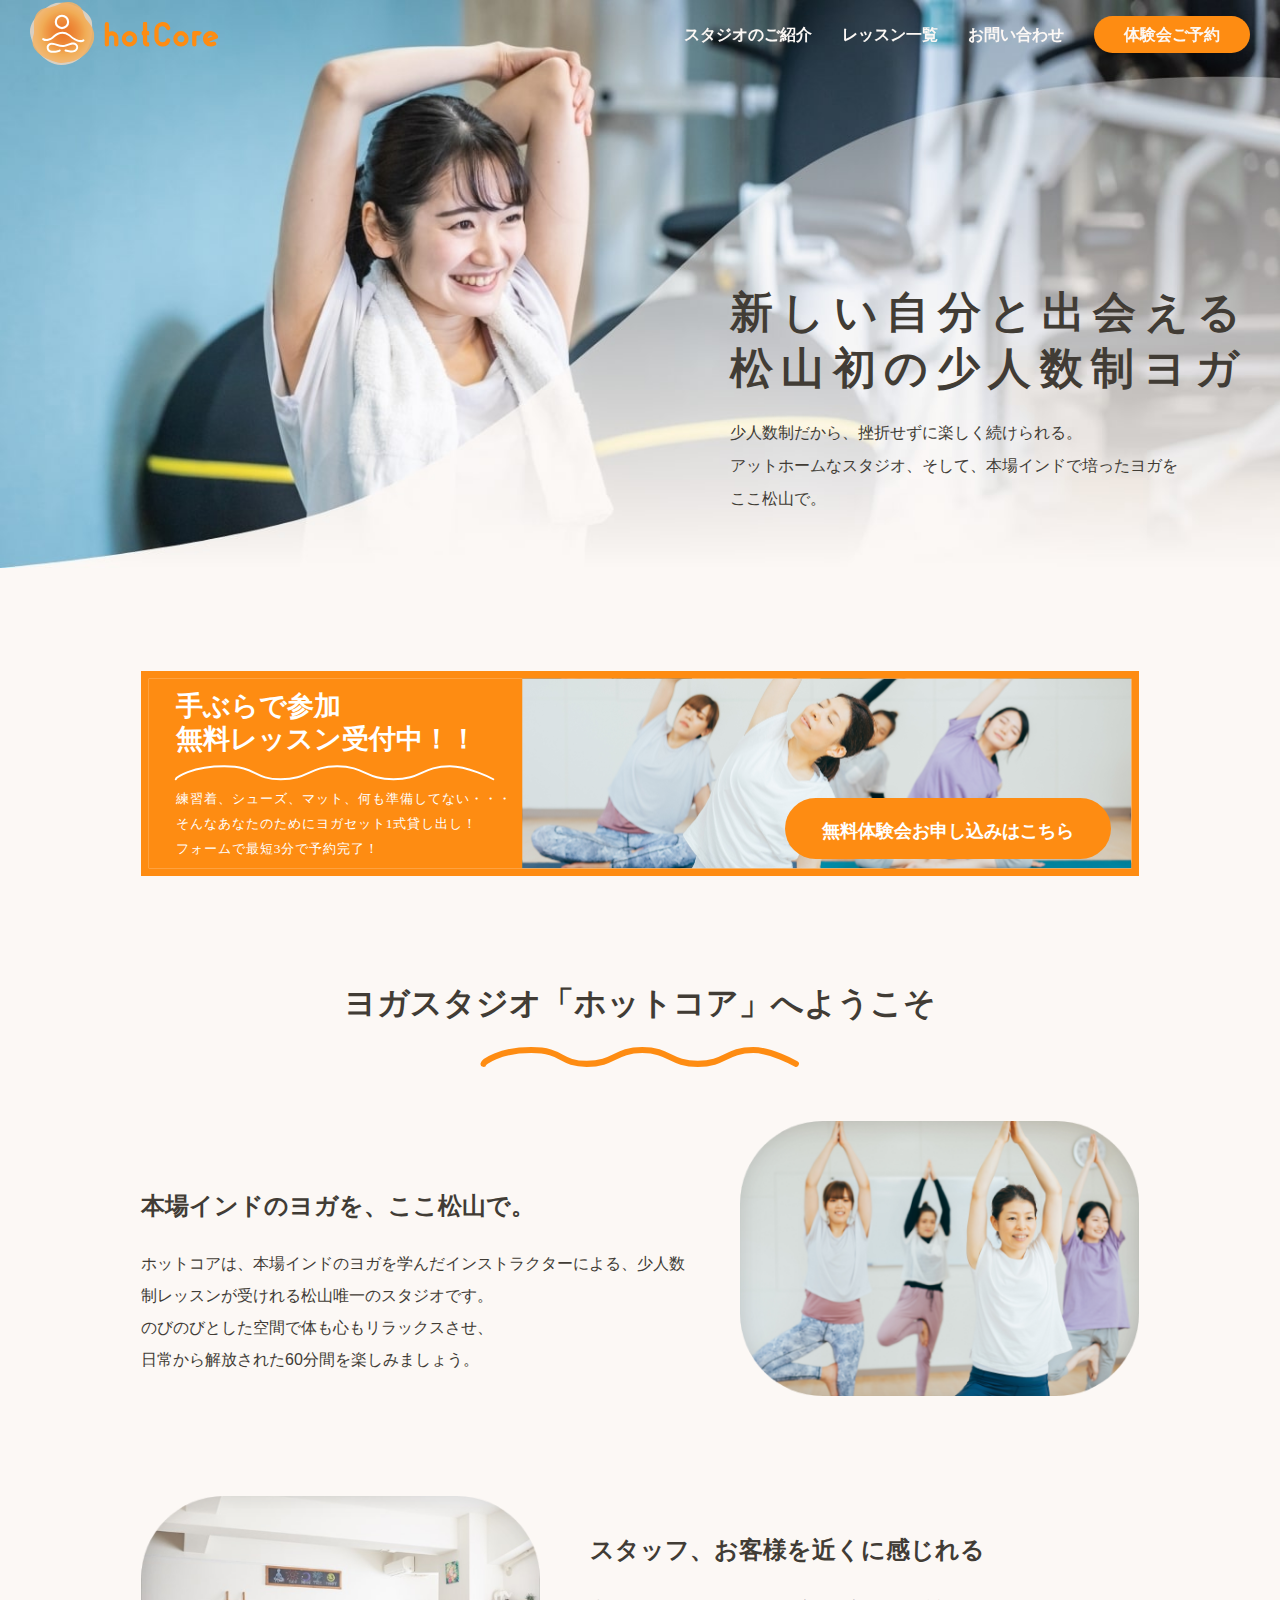
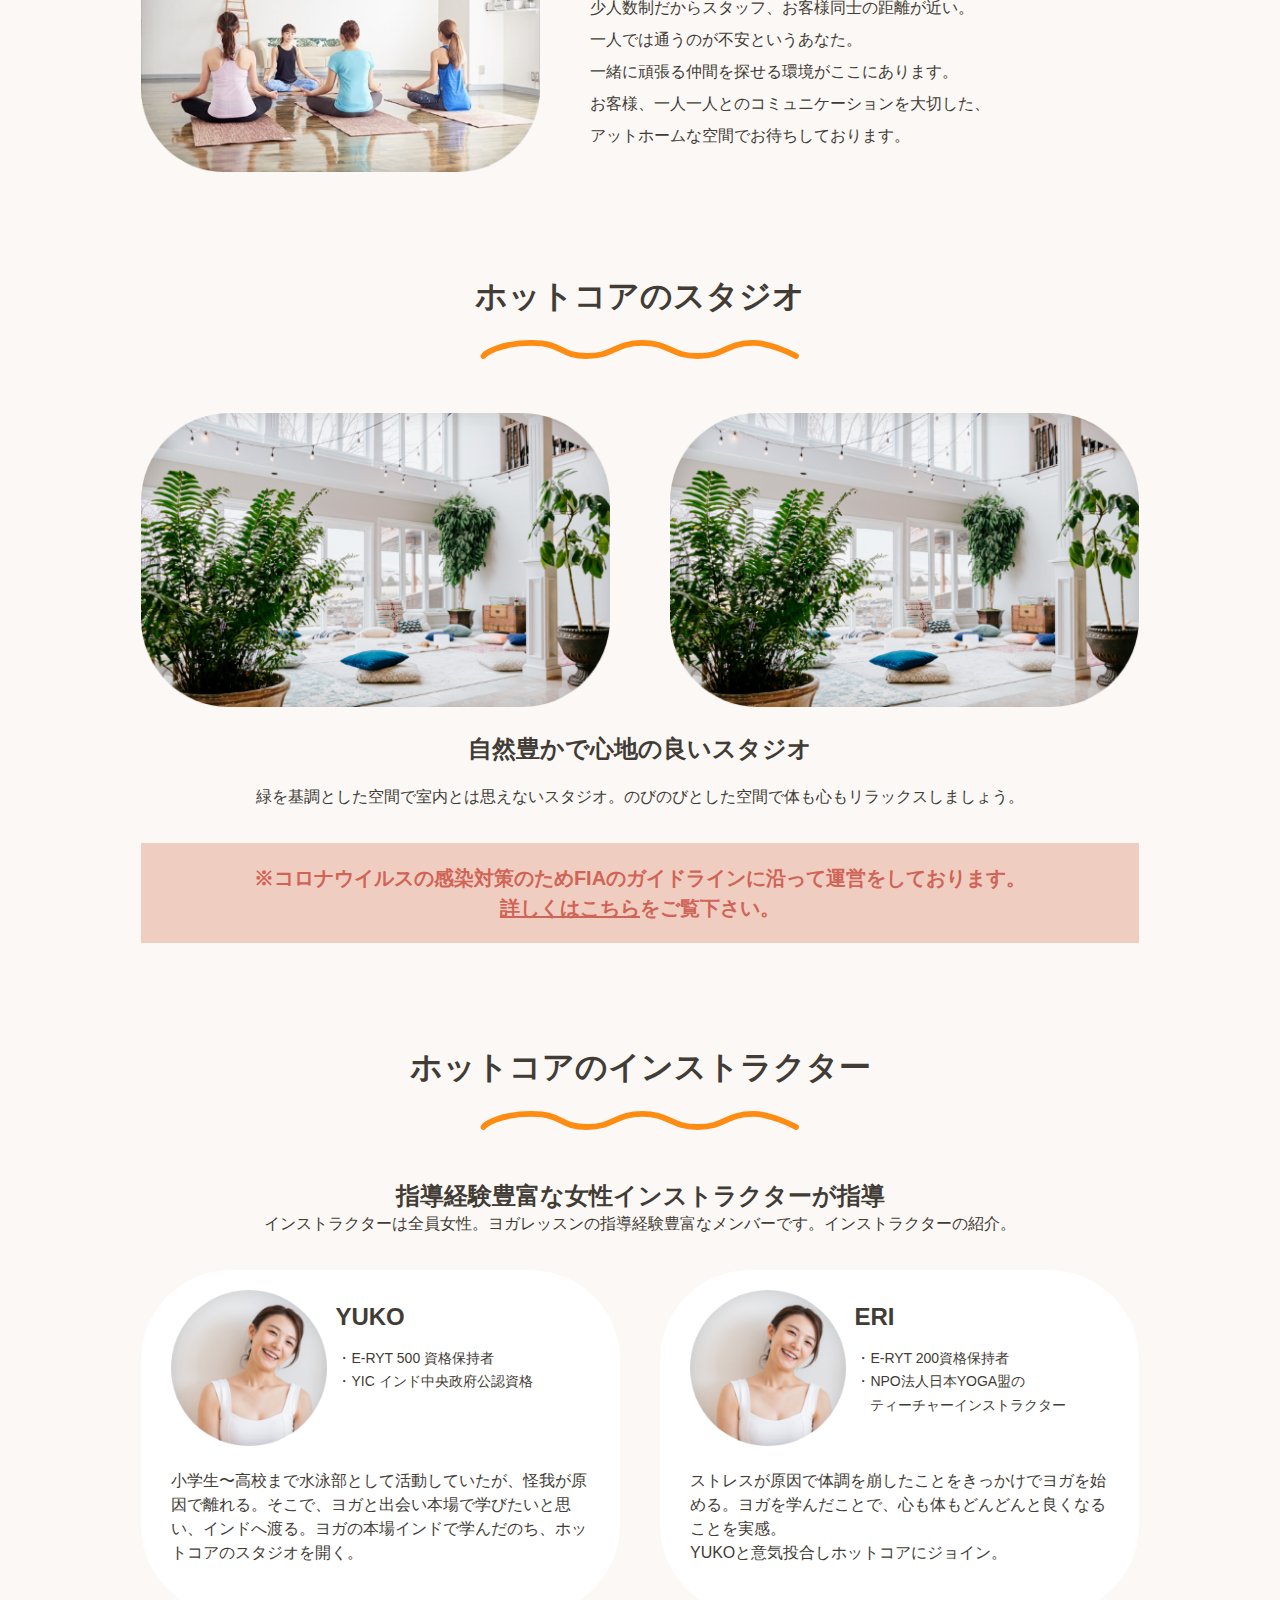
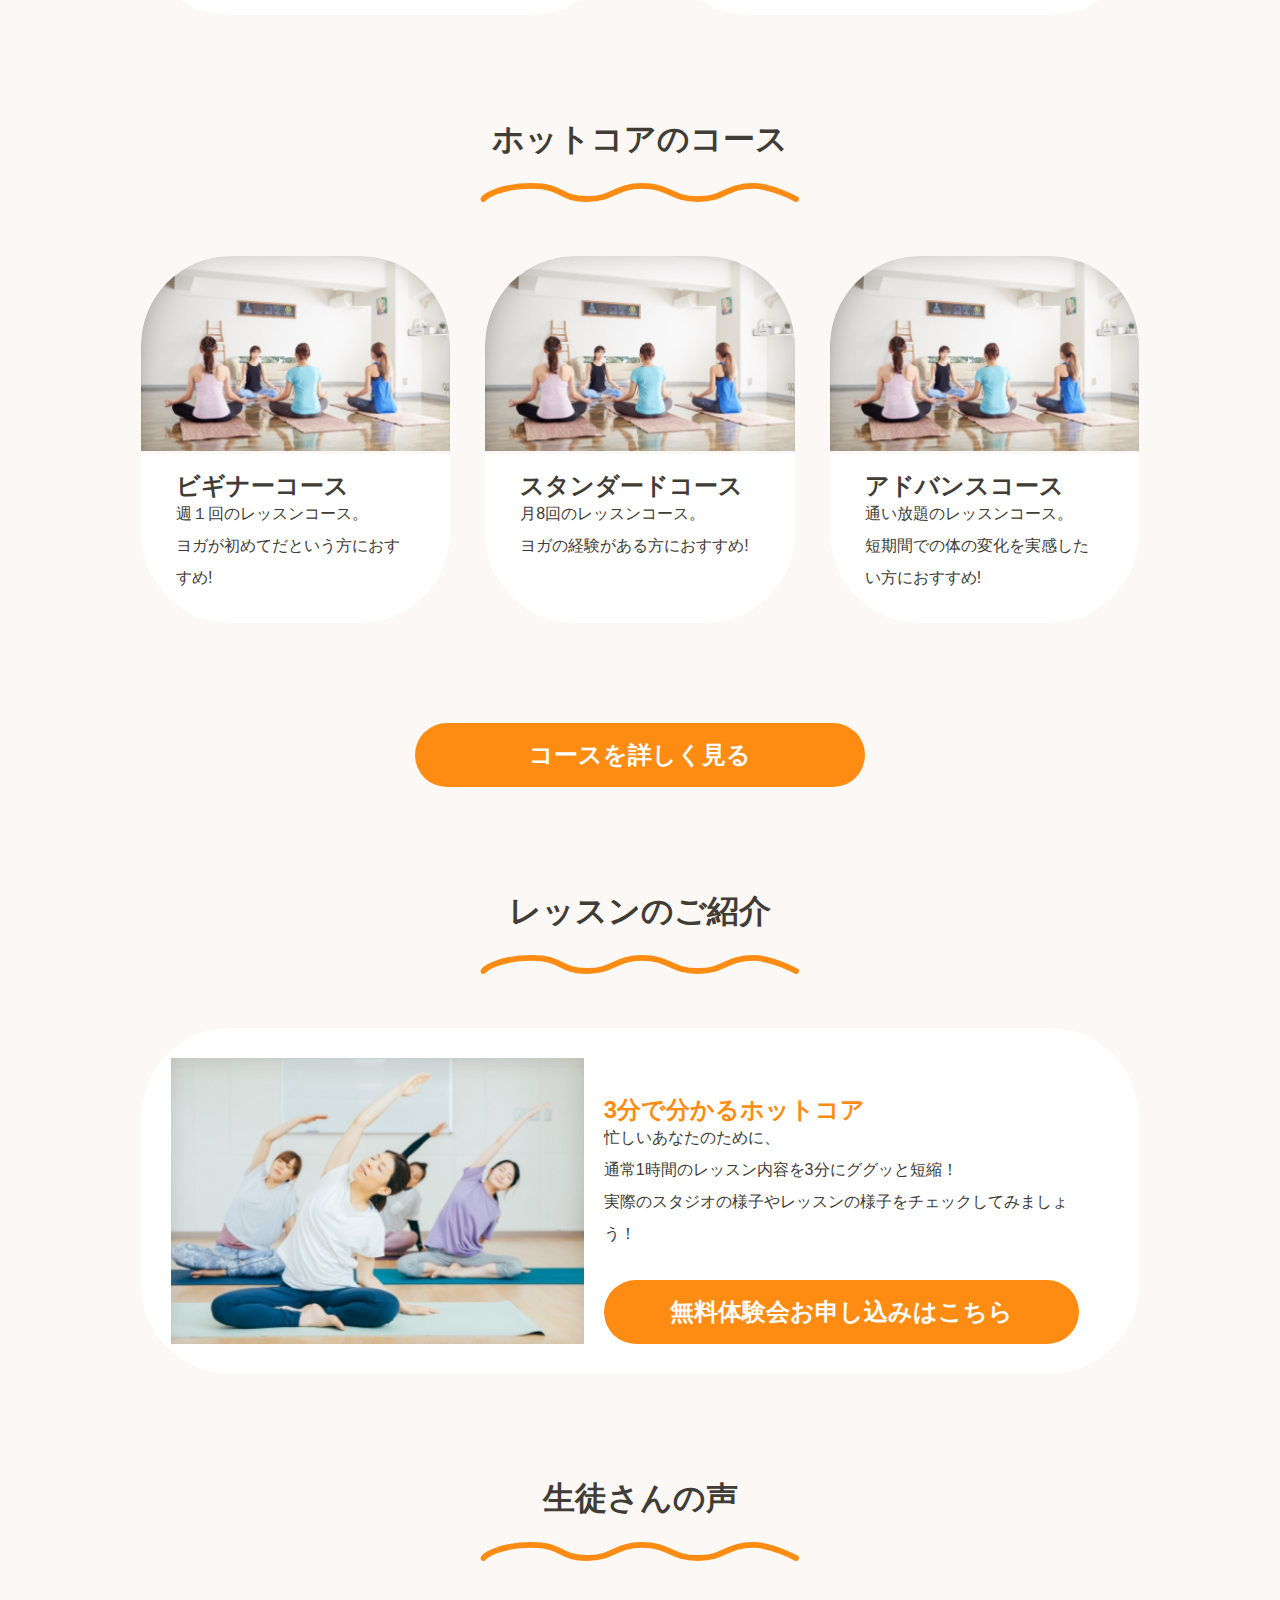
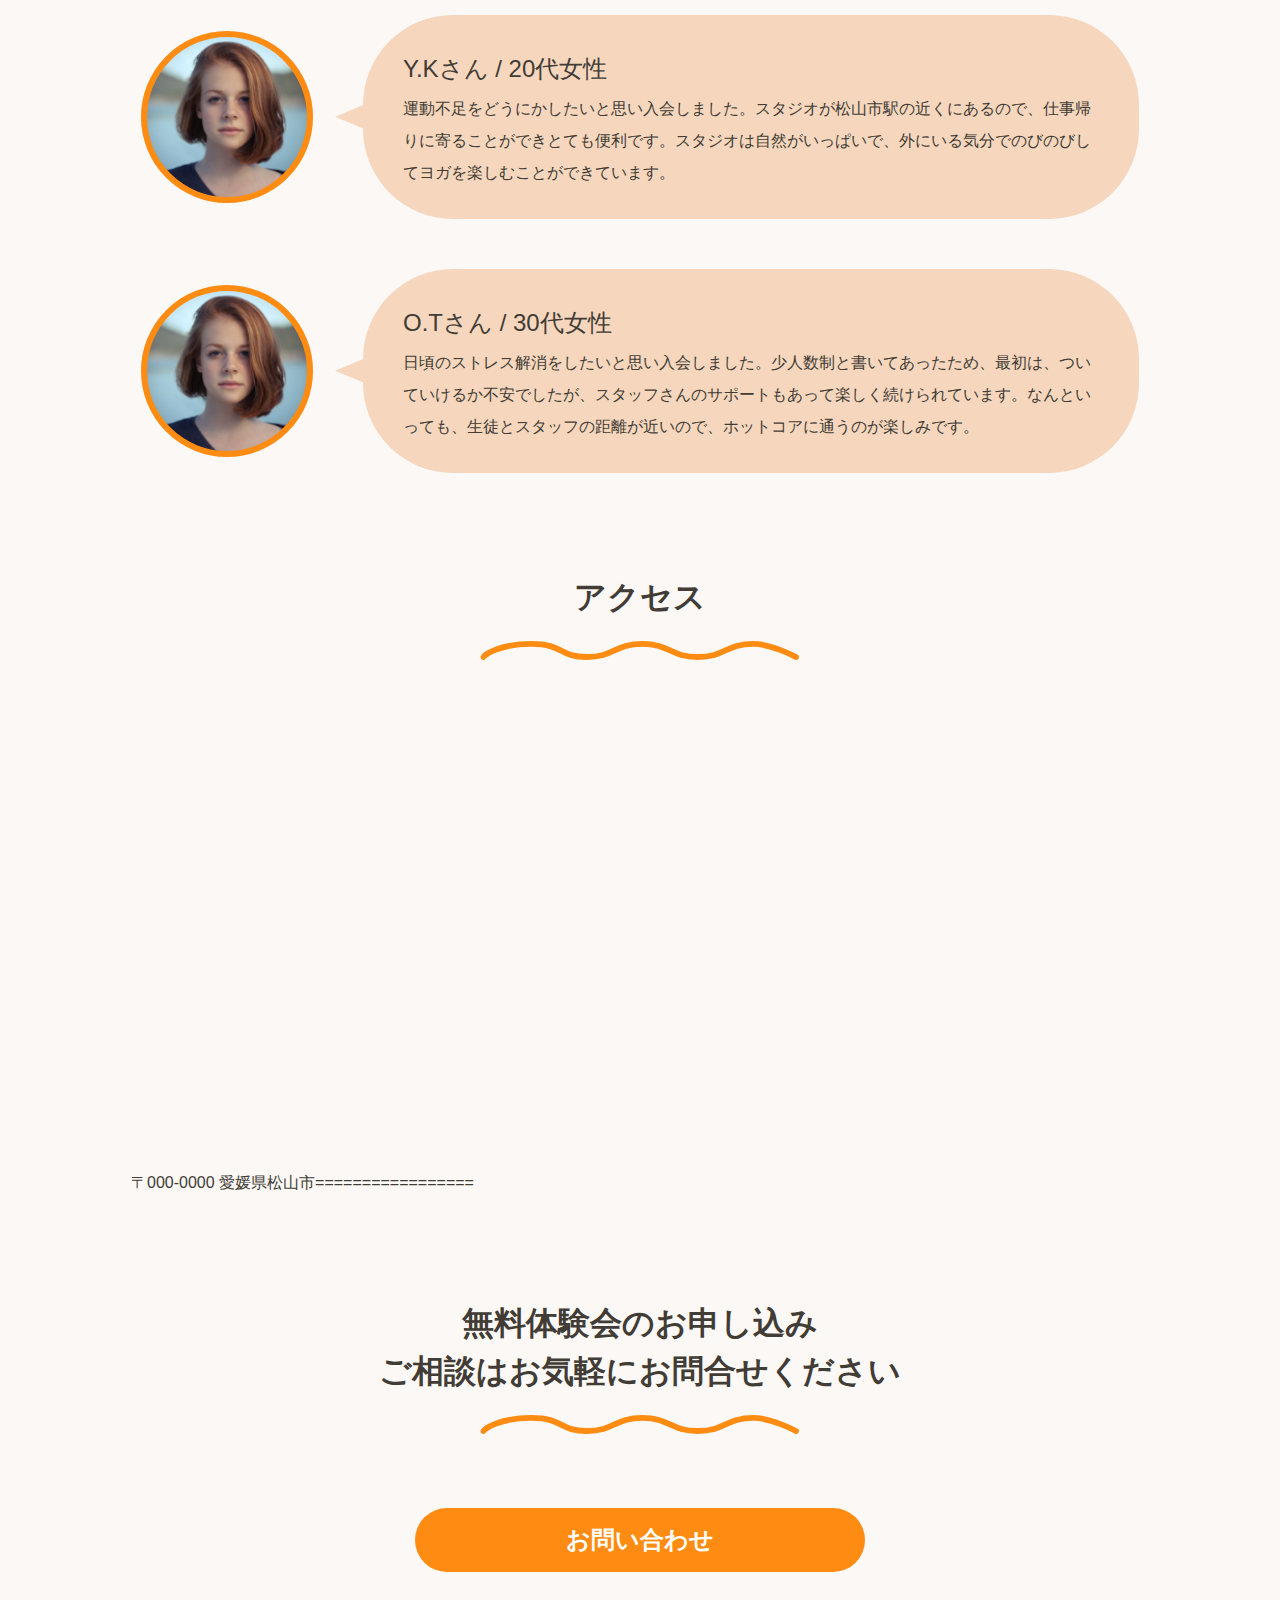
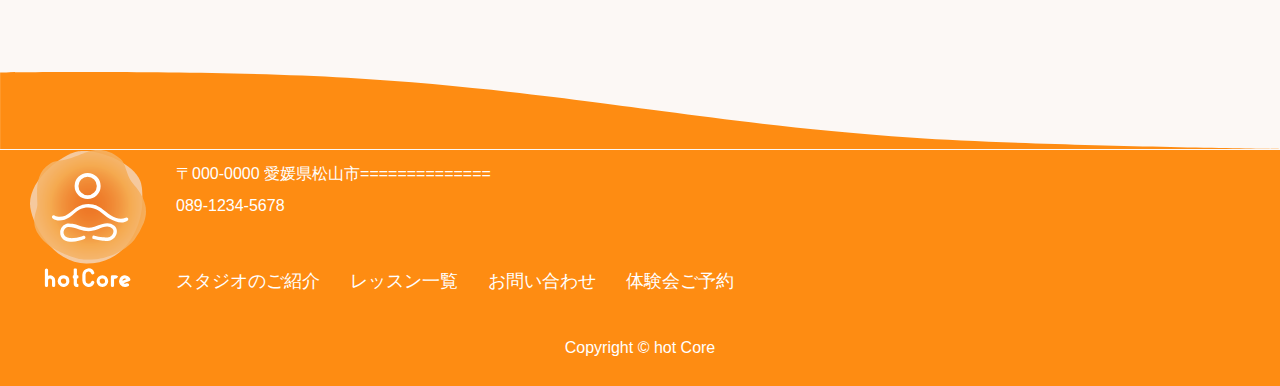
<file: index.html>
<!DOCTYPE html>
<html lang="ja">
<head>
    <meta charset="UTF-8">
    <meta http-equiv="X-UA-Compatible" content="IE=edge">
    <meta name="viewport" content="width=device-width, initial-scale=1.0">
    <!-- favicon -->
    <link rel="shortcut icon" href="img/favicon.ico" type="image/x-icon">
    <!-- reset css -->
    <link rel="stylesheet" href="css/reset.css">
    <!-- FontAwesome CDN -->
    <link rel="stylesheet" href="https://use.fontawesome.com/releases/v5.15.4/css/all.css" integrity="sha384-DyZ88mC6Up2uqS4h/KRgHuoeGwBcD4Ng9SiP4dIRy0EXTlnuz47vAwmeGwVChigm" crossorigin="anonymous">
    <!-- original css -->
    <link rel="stylesheet" href="css/style.css">
    <title>hotCore | 松山初の少人数制ヨガスタジオ</title>
</head>
<body>

    <!-- ヘッダー -->
    <header id="top-header" class="header top-header">
        <div class="header__logo">
            <h1><a href="index.html"><img src="img/logo.svg" alt="hotCoreのロゴ" class="header__logo-img"></a></h1>
        </div>
        <nav id="top-header__nav" class="header__nav top-header__nav">
            <ul class="header__menu">
                <li class="header__menu-item"><a href="studio.html">スタジオのご紹介</a></li>
                <li class="header__menu-item"><a href="resson.html">レッスン一覧</a></li>
                <li class="header__menu-item"><a href="contact.html">お問い合わせ</a></li>
                <li class="header__menu-item"><a class="header__menu-btn" href="trial.html">体験会ご予約</a></li>
            </ul>
        </nav>
        
        <!-- sp版メニュー -->
        <div class="sp-header">
            <div id="trial-btn" class="header__menu-item"><a class="header__menu-btn" href="trial.html">体験会ご予約</a></div>
            <div id="hamburger" class="header__menu-item hamburger">
                <span></span>
                <span></span>
                <span></span>
            </div>
            <nav id="sp-header__nav" class="sp-header__nav">
                <ul class="sp-header__menu">
                    <li class="sp-header__menu-item"><a href="studio.html">スタジオのご紹介</a></li>
                    <li class="sp-header__menu-item"><a href="resson.html">レッスン一覧</a></li>
                    <li class="sp-header__menu-item"><a href="contact.html">お問い合わせ</a></li>
                    <li class="sp-header__menu-item"><a class="sp-header__menu-btn" href="trial.html">体験会ご予約</a></li>
                </ul>
            </nav>
        </div>
    </header>
    
    <!-- ファーストビュー -->
    <section class="front-fv">
        <div class="front-fv__bg">
            <picture>
                <source srcset="img/front-sp-fv.jpg" alt="明るく綺麗なヨガスタジオで、大きく手を広げヨガをしている女性" media="(max-width: 639px)">
                <img src="img/front-pc-fv.jpg" alt="明るく綺麗なヨガスタジオで、大きく手を広げヨガをしている女性">
            </picture>
            <div class="front-fv__desc">
                <h2 class="front-fv__maintitle">新しい自分と出会える<br>松山初の少人数制ヨガ</h2>
                <p class="front-fv__subtitle">
                    少人数制だから、挫折せずに楽しく続けられる。<br>
                    アットホームなスタジオ、そして、本場インドで培ったヨガを<br>
                    ここ松山で。
                </p>
            </div>
        </div>
        <div class="sp-front-fv__desc">
            <h2 class="front-fv__maintitle">新しい自分と出会える<br>松山初の少人数制ヨガ</h2>
            <p class="front-fv__subtitle">
                少人数制だから、挫折せずに楽しく続けられる。<br>
                アットホームなスタジオ、そして、本場インドで培ったヨガを<br>
                ここ松山で。
            </p>
        </div>
    </section>

    <!-- お申込みはこちらから -->
    <section class="banner common-wrapper">
        <div class="banner__inner common-inner">
            <picture>
                <source class="banner-img" srcset="img/sp-banner.svg" media="(max-width: 639px)">
                <img src="img/banner.svg" alt="手ぶらで参加無料レッスン受付中" class="banner-img">
            </picture>
            <a href="">
                <picture>
                    <source class="banner-btn" srcset="img/sp-banner-btn.svg" media="(max-width: 639px)">
                    <img src="img/banner-btn.svg" alt="無料体験会お申し込みはこちら" class="banner-btn">
                </picture>
            </a>
        </div>
    </section>
    

    <!-- アバウト -->
    <section class="front-about common-wrapper">
        <div class="front-about__inner common-inner">
            <div class="common-title">
                <h2 class="common-maintitle">ヨガスタジオ<span class="sp-br"></span>「ホットコア」へようこそ</h2>
                <img src="img/orange-line.svg" alt="" class="common-line">
            </div>
            <div class="front-about__wrap">
                <div class="front-about__desc-box">
                    <div class="front-about__desc">
                        <h3 class="common-subtitle">本場インドのヨガを、ここ松山で。</h3>
                        <p class="common-text mt-30">
                            ホットコアは、本場インドのヨガを学んだインストラクターによる、少人数制レッスンが受けれる松山唯一のスタジオです。<br>
                            のびのびとした空間で体も心もリラックスさせ、<br>
                            日常から解放された60分間を楽しみましょう。
                        </p>
                    </div>
                    <img src="img/front-about__img01.png" alt="" class="front-about__img">
                </div>
                <div class="front-about__desc-box">
                    <img src="img/front-about__img02.png" alt="" class="front-about__img">
                    <div class="front-about__desc">
                        <h3 class="common-subtitle">スタッフ、お客様を近くに感じれる</h3>
                        <p class="common-text  mt-30">
                            少人数制だからスタッフ、お客様同士の距離が近い。<br>
                            一人では通うのが不安というあなた。<br>
                            一緒に頑張る仲間を探せる環境がここにあります。<br>
                            お客様、一人一人とのコミュニケーションを大切した、<br>
                            アットホームな空間でお待ちしております。
                        </p>
                    </div>
                </div>
            </div>
        </div>
    </section>

    <!-- スタジオ -->
    <section class="front-studio common-wrapper">
        <div class="front-studio__inner common-inner">
            <div class="common-title">
                <h2 class="common-maintitle">ホットコアのスタジオ</h2>
                <img src="img/orange-line.svg" alt="" class="common-line">
            </div>
            <div class="front-studio__wrap">
                <div class="front-studio__img-box">
                    <img src="img/front-studio__img.png" alt="白を基調とし、明るく綺麗なスタジオ。観葉植物もありとても居心地のよい場所です" class="front-studio__img">
                    <img src="img/front-studio__img.png" alt="白を基調とし、明るく綺麗なスタジオ。観葉植物もありとても居心地のよい場所です" class="front-studio__img">
                </div>
                <div class="common__desc">
                    <h3 class="common-subtitle">自然豊かで心地の良いスタジオ</h3>
                    <p class="common-text mt-20">緑を基調とした空間で室内とは思えないスタジオ。<span class="sp-br"></span>のびのびとした空間で体も心もリラックスしましょう。</p>
                </div>
                <div class="front-studio__guideline">
                    <p class="front-studio__guideline-text">
                        ※コロナウイルスの感染対策のため<span class="sp-br"></span>FIAのガイドラインに沿って運営をしております。<br>
                        <a href="">詳しくはこちら</a>をご覧下さい。
                    </p>
                </div>
            </div>
        </div>
    </section>

    <!-- インストラクター -->
    <section class="front-instructor common-wrapper">
        <div class="front-instructor__inner common-inner">
            <div class="common-title">
                <h2 class="common-maintitle">ホットコアのインストラクター</h2>
                <img src="img/orange-line.svg" alt="" class="common-line">
            </div>
            <div class="front-instructor__wrap">
                <div class="common__desc">
                    <h3 class="common-subtitle">指導経験豊富な女性インストラクターが指導</h3>
                    <p class="common-text">インストラクターは全員女性。ヨガレッスンの指導経験豊富なメンバーです。インストラクターの紹介。</p>
                </div>
                <div class="front-instructor__desc">
                    <div class="front-instructor__desc-box">
                        <div class="front-instructor__info-box">
                            <div class="front-instructor__img">
                                <img src="img/front-instructor.png" alt="インストラクターYUKOさんの写真です">
                            </div>
                            <div class="front-instructor__info">
                                <p class="front-instructor__name">YUKO<a href="#"><i class="fab fa-instagram individual"></i></a></p>
                                <ul class="front-instructor__ctf">
                                    <li>E-RYT 500 資格保持者</li>
                                    <li>YIC インド中央政府公認資格</li>
                                </ul>
                            </div>
                        </div>
                        <p class="front-instructor__text">
                            小学生〜高校まで水泳部として活動していたが、怪我が原因で離れる。そこで、ヨガと出会い本場で学びたいと思い、インドへ渡る。ヨガの本場インドで学んだのち、ホットコアのスタジオを開く。
                        </p>
                    </div>
                    <div class="front-instructor__desc-box">
                        <div class="front-instructor__info-box">
                            <div class="front-instructor__img">
                                <img src="img/front-instructor.png" alt="インストラクターERIさんの写真です">
                            </div>
                            <div class="front-instructor__info">
                                <p class="front-instructor__name">ERI<a href=""><i class="fab fa-instagram individual"></i></a></p>
                                <ul class="front-instructor__ctf">
                                    <li>E-RYT 200資格保持者</li>
                                    <li>
                                        NPO法人日本YOGA盟の<br>
                                        ティーチャーインストラクター
                                    </li>
                                </ul>
                            </div>
                        </div>
                        <p class="front-instructor__text">
                            ストレスが原因で体調を崩したことをきっかけでヨガを始める。ヨガを学んだことで、心も体もどんどんと良くなることを実感。<br>
                            YUKOと意気投合しホットコアにジョイン。
                        </p>
                    </div>
                </div>
            </div>
        </div>
    </section>

    <!-- コース -->
    <section class="front-course common-wrapper">
        <div class="front-course__inner common-inner">
            <div class="common-title">
                <h2 class="common-maintitle">ホットコアのコース</h2>
                <img src="img/orange-line.svg" alt="" class="common-line">
            </div>
            <div class="front-course__wrap">
                <div class="front-course__course-box">
                    <img src="img/front-course.png" alt="ヨガスタジオで、インストラクターの方に3人の女性がヨガを教えてもらっている様子" class="front-course__img">
                    <div class="front-course__desc">
                        <h3 class="front-course__subtitle common-subtitle">ビギナーコース</h3>
                        <p class="front-course__text common-text">
                            週１回のレッスンコース。<br>
                            ヨガが初めてだという方におすすめ!
                        </p>
                    </div>
                </div>
                <div class="front-course__course-box">
                    <img src="img/front-course.png" alt="ヨガスタジオで、インストラクターの方に3人の女性がヨガを教えてもらっている様子" class="front-course__img">
                    <div class="front-course__desc">
                        <h3 class="front-course__subtitle common-subtitle">スタンダードコース</h3>
                        <p class="front-course__text common-text">
                            月8回のレッスンコース。<br>
                            ヨガの経験がある方におすすめ!
                        </p>
                    </div>
                </div>
                <div class="front-course__course-box">
                    <img src="img/front-course.png" alt="ヨガスタジオで、インストラクターの方に3人の女性がヨガを教えてもらっている様子" class="front-course__img">
                    <div class="front-course__desc">
                        <h3 class="front-course__subtitle common-subtitle">アドバンスコース</h3>
                        <p class="front-course__text common-text">
                            通い放題のレッスンコース。<br>
                            短期間での体の変化を実感したい方におすすめ!
                        </p>
                    </div>
                </div>
            </div>
            <div class="front-course__btn">
                <a href="">コースを詳しく見る</a>
            </div>
        </div>
    </section>

    <!-- 紹介 -->
    <section class="front-itd common-wrapper">
        <div class="front-itd__inner common-inner">
            <div class="common-title">
                <h2 class="common-maintitle">レッスンのご紹介</h2>
                <img src="img/orange-line.svg" alt="" class="common-line">
            </div>
            <div class="front-itd__wrap">
                <img src="img/front-itd.jpg" alt="4人の女性がヨガをしている様子" class="front-itd__img">
                <div class="front-itd__desc-box">
                    <div class="front-itd__desc">
                        <h3 class="front-itd__subtitle common-subtitle">3分で分かるホットコア</h3>
                        <p class="common-text">
                            忙しいあなたのために、<br>
                            通常1時間のレッスン内容を3分にググッと短縮！<br>
                            実際のスタジオの様子やレッスンの様子をチェックしてみましょう！
                        </p>
                    </div>
                    <a class="front-itd__btn" href="">無料体験会お申し込みはこちら</a>
                </div>
            </div>
        </div>
    </section>
    
    <!-- 生徒さんの声 -->
    <section class="front-voice common-wrapper">
        <div class="front-voice__inner common-inner">
            <div class="common-title">
                <h2 class="common-maintitle">生徒さんの声</h2>
                <img src="img/orange-line.svg" alt="" class="common-line">
            </div>
            <div class="front-voice__wrap">
                <div class="front-voice__desc-box">
                    <img src="img/front-voice.png" alt="ホットコアに入会された女性の写真です" class="front-voice__img">
                    <div class="front-voice__desc">
                        <p class="front-voice__info">Y.Kさん / 20代女性</p>
                        <p class="front-voice__text">運動不足をどうにかしたいと思い入会しました。スタジオが松山市駅の近くにあるので、仕事帰りに寄ることができとても便利です。スタジオは自然がいっぱいで、外にいる気分でのびのびしてヨガを楽しむことができています。</p>
                    </div>
                </div>
                <div class="front-voice__desc-box">
                    <img src="img/front-voice.png" alt="ホットコアに入会された女性の写真です" class="front-voice__img">
                    <div class="front-voice__desc">
                        <p class="front-voice__info">O.Tさん / 30代女性 </p>
                        <p class="front-voice__text">日頃のストレス解消をしたいと思い入会しました。少人数制と書いてあったため、最初は、ついていけるか不安でしたが、スタッフさんのサポートもあって楽しく続けられています。なんといっても、生徒とスタッフの距離が近いので、ホットコアに通うのが楽しみです。</p>
                    </div>
                </div>
            </div>
        </div>
    </section>

    <!-- アクセス -->
    <section class="front-access common-wrapper">
        <div class="front-access__inner common-inner-fluid">
            <div class="common-title">
                <h2 class="common-maintitle">アクセス</h2>
                <img src="img/orange-line.svg" alt="" class="common-line">
            </div>
            <div class="front-access__wrap">
                <iframe class="map" src="https://www.google.com/maps/embed?pb=!1m18!1m12!1m3!1d3314.0916024181474!2d132.76391031430046!3d33.835748236557116!2m3!1f0!2f0!3f0!3m2!1i1024!2i768!4f13.1!3m3!1m2!1s0x354fe5f167881e49%3A0xb416d53320b4b045!2z44OG44OD44Kv44Ki44Kk44Ko44K5IOOCs-ODr-ODvOOCreODs-OCsCDmnb7lsbE!5e0!3m2!1sja!2sjp!4v1641968722433!5m2!1sja!2sjp" width="600" height="450" style="border:0;" allowfullscreen="" loading="lazy"></iframe>
                <address>
                    <p>〒000-0000 愛媛県松山市=================</p>
                </address>
            </div>
        </div>
    </section>

    <!-- お問い合わせ -->
    <section class="front-contact common-wrapper">
        <div class="front-contact__inner common-inner">
            <div class="common-title">
                <h2 class="common-maintitle">無料体験会のお申し込み<br>ご相談はお気軽にお問合せください</h2>
                <img src="img/orange-line.svg" alt="" class="common-line">
            </div>
            <div class="front-contact__wrap">
                <a href="" class="front-contact__btn">お問い合わせ</a>
            </div>
        </div>
    </section>

    <!-- フッター -->
    <footer class="footer">
        <picture>
            <source srcset="img/sp-footer__deco.svg" media="(max-width: 639px)">
            <img class="footer__deco" src="img/footer__item.svg" alt="">
        </picture>
        <div class="footer__wrapper">
            <div class="footer__desc">
                <div class="footer__logo">
                    <a href="index.html"><img src="img/footer__logo.svg" alt="hotCore" class="footer__logo-img"></a>
                </div>
                <div class="footer__desc-detail">
                    <address>
                        <p class="address common-text">
                            〒000-0000 愛媛県松山市==============<br>
                            089-1234-5678
                        </p>   
                    </address>
                    <ul class="footer__menu">
                        <li class="footer__menu-item"><a href="studio.html">スタジオのご紹介</a></li>
                        <li class="footer__menu-item"><a href="resson.html">レッスン一覧</a></li>
                        <li class="footer__menu-item"><a href="contact.html">お問い合わせ</a></li>
                        <li class="footer__menu-item"><a href="trial.html">体験会ご予約</a></li>
                    </ul>
                </div>
            </div>
            <small>Copyright &copy; hot Core</small>
        </div>
    </footer>

    <script src="js/top.js"></script>
    <script src="js/index.js"></script>
</body>
</html>
</file>
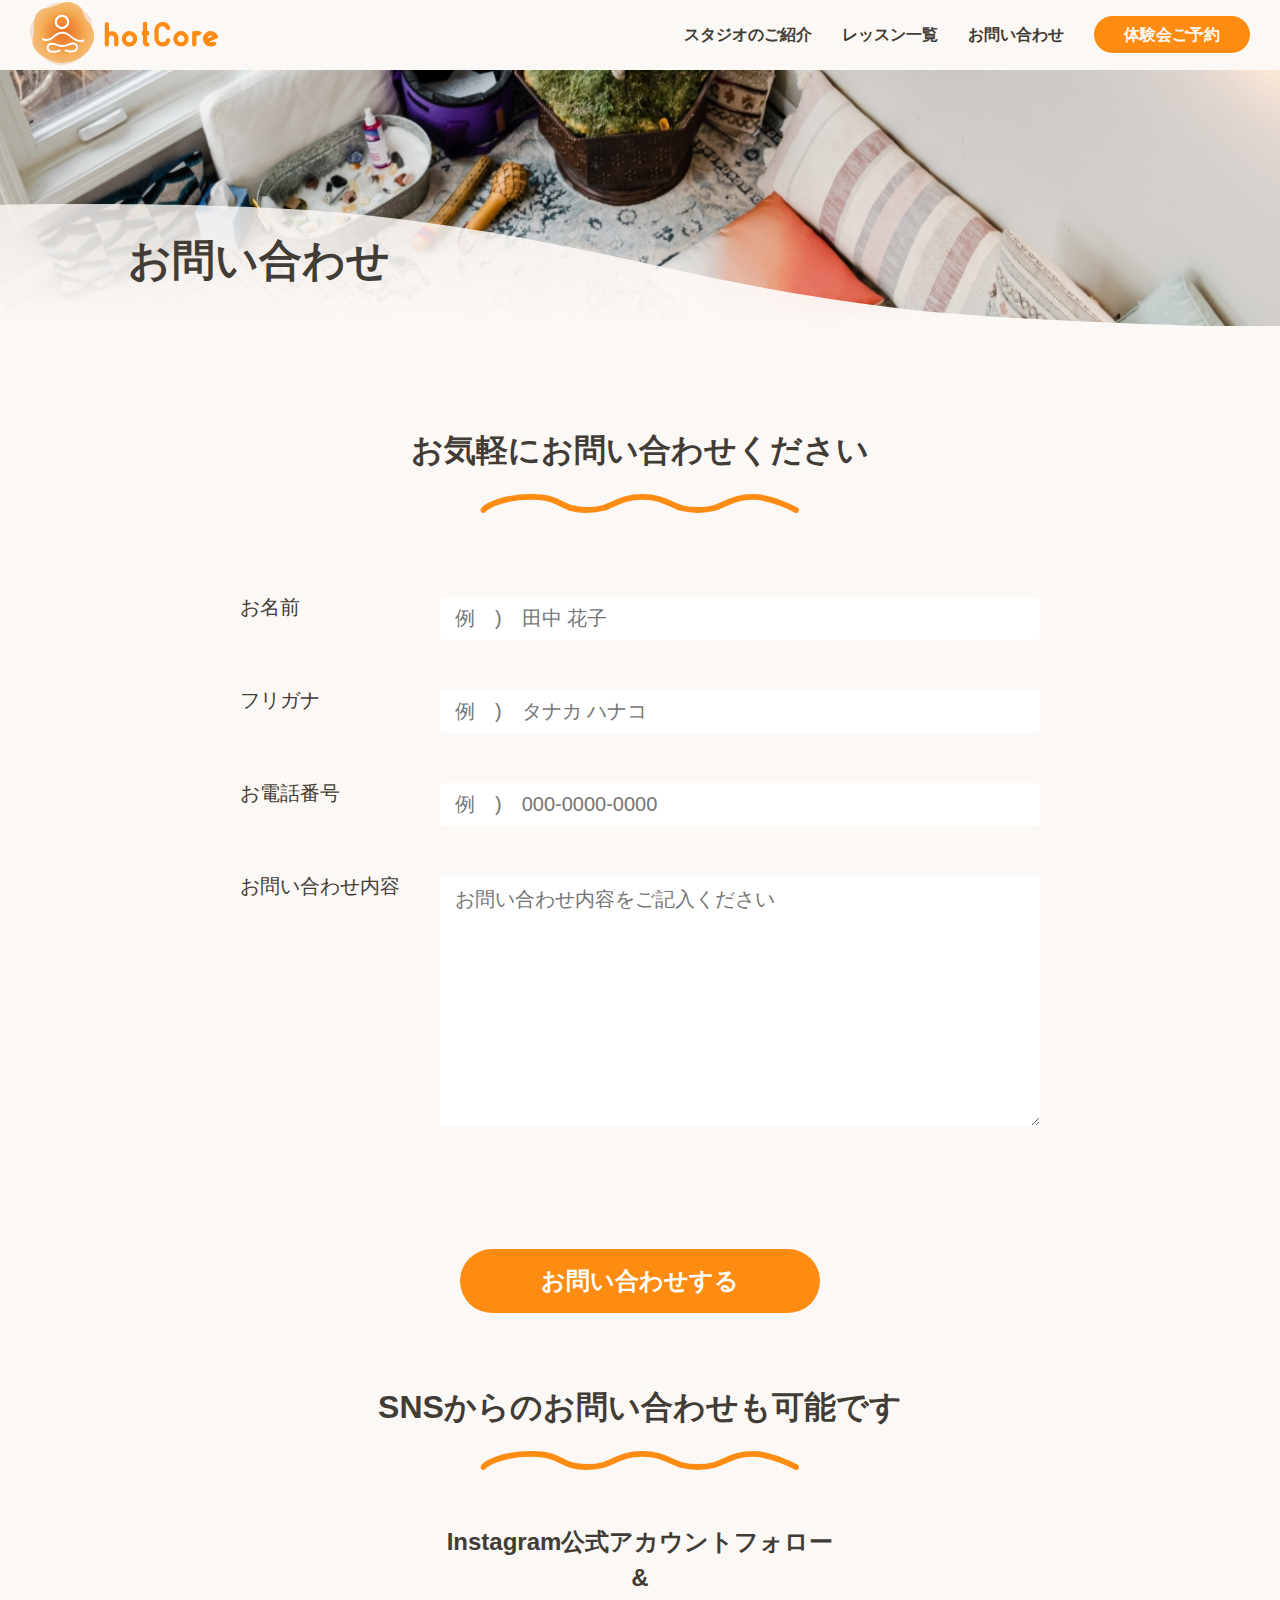
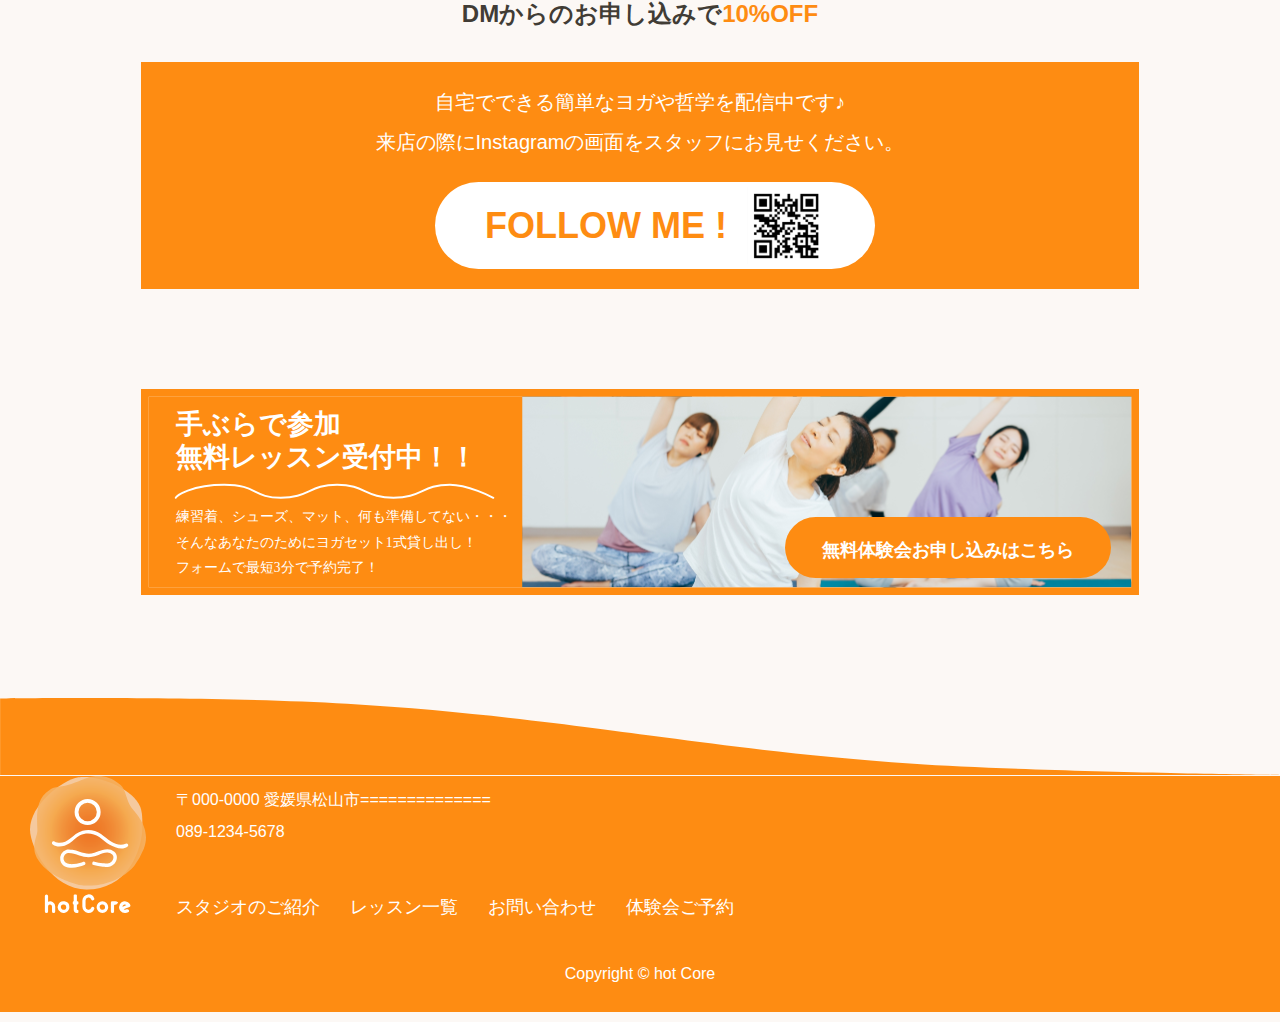
<file: contact.html>
<!DOCTYPE html>
<html lang="ja">
<head>
    <meta charset="UTF-8">
    <meta http-equiv="X-UA-Compatible" content="IE=edge">
    <meta name="viewport" content="width=device-width, initial-scale=1.0">
    <!-- favicon -->
    <link rel="shortcut icon" href="img/favicon.ico" type="image/x-icon">
    <!-- reset css -->
    <link rel="stylesheet" href="css/reset.css">
    <!-- FontAwesome CDN -->
    <link rel="stylesheet" href="https://use.fontawesome.com/releases/v5.15.4/css/all.css" integrity="sha384-DyZ88mC6Up2uqS4h/KRgHuoeGwBcD4Ng9SiP4dIRy0EXTlnuz47vAwmeGwVChigm" crossorigin="anonymous">
    <!-- original css -->
    <link rel="stylesheet" href="css/style.css">
    <title>お問い合わせ | hotCore | 松山初の少人数制ヨガスタジオ</title>
</head>
<body>

    <!-- ヘッダー -->
    <header class="header page-parts__header">
        <div class="header__logo">
            <h1><a href="index.html"><img src="img/logo.svg" alt="hotCoreのロゴ" class="header__logo-img"></a></h1>
        </div>
        <nav class="header__nav">
            <ul class="header__menu">
                <li class="header__menu-item"><a href="studio.html">スタジオのご紹介</a></li>
                <li class="header__menu-item"><a href="resson.html">レッスン一覧</a></li>
                <li class="header__menu-item"><a href="contact.html">お問い合わせ</a></li>
                <li class="header__menu-item"><a class="header__menu-btn" href="trial.html">体験会ご予約</a></li>
            </ul>
        </nav>
        
        <!-- sp版メニュー -->
        <div class="sp-header">
            <div id="trial-btn" class="header__menu-item"><a class="header__menu-btn" href="trial.html">体験会ご予約</a></div>
            <div id="hamburger" class="header__menu-item hamburger">
                <span></span>
                <span></span>
                <span></span>
            </div>
            <nav id="sp-header__nav" class="sp-header__nav">
                <ul class="sp-header__menu">
                    <li class="sp-header__menu-item"><a href="studio.html">スタジオのご紹介</a></li>
                    <li class="sp-header__menu-item"><a href="resson.html">レッスン一覧</a></li>
                    <li class="sp-header__menu-item"><a href="contact.html">お問い合わせ</a></li>
                    <li class="sp-header__menu-item"><a class="sp-header__menu-btn" href="trial.html">体験会ご予約</a></li>
                </ul>
            </nav>
        </div>
    </header>

    <div class="page-parts__container">
        <!-- 下層ページのヘッダー -->
        <div class="page-parts__fv contact__fv">
            <picture>
                <source class="page-parts__fv-mask" srcset="img/sp-page-parts__fv-mask.svg" alt="" media="(max-width: 639px)">
                <img class="page-parts__fv-mask" src="img/page-parts__fv-mask.svg" alt="">
            </picture>
            <h2 class="page-parts__maintitle">お問い合わせ</h2>
        </div>

        <div class="contact__inner">
            <div class="common-title">
                <h2 class="common-maintitle">お気軽にお問い合わせください</h2>
                <img src="img/orange-line.svg" alt="" class="common-line">
            </div>

            <form class="form" action="#" method="post">
                <div class="form-row">
                    <h3><label for="name">お名前</label></h3>
                    <div class="input">
                        <input type="text" name="name" id="name" placeholder="例　)　田中 花子">
                    </div>
                </div>
                <div class="form-row">
                    <h3><label for="ruby">フリガナ</label></h3>
                    <div class="input"><input type="text" name="ruby" id="ruby" placeholder="例　)　タナカ ハナコ"></div>
                </div>
                <div class="form-row">
                    <h3><label for="tel">お電話番号</label></h3>
                    <div class="input"><input type="tel" name="tel" id="tel" placeholder="例　)　000-0000-0000"></div>
                </div>
                <div class="form-row">
                    <h3><label for="text">お問い合わせ内容</label></h3>
                    <div class="textarea"><textarea name="text" id="text" rows="10" placeholder="お問い合わせ内容をご記入ください"></textarea></div>
                </div>
                <div class="form-row">
                    <a href="#" class="form-btn">お問い合わせする</a>
                </div>
            </form>
        </div>
        <div class="common-inner">
            <div class="common-title">
                <h2 class="common-maintitle">SNSからの<span class="sp-br"></span>お問い合わせも可能です</h2>
                <img src="img/orange-line.svg" alt="" class="common-line">
            </div>

            <div class="sns__subtitle">
                <h3>
                    Instagram公式アカウントフォロー<br>
                    &amp;<br>
                    DMからのお申し込みで<span>10%OFF</span>
                </h3>
            </div>
            <div class="sns__desc">
                <p class="sns__text">
                    自宅でできる簡単なヨガや哲学を配信中です♪<br>
                    来店の際にInstagramの画面をスタッフにお見せください。
                </p>
                <div class="sns__link mt-20">
                    <a href="#"><i class="fab fa-instagram official"></i></a>
                    <div class="sns__qr"><p>FOLLOW ME !</p><img src="img/QR.svg" alt="QRコード"></div>
                </div>
            </div>
        </div>

        <!-- お申込みはこちらから -->
        <section class="banner common-wrapper">
            <div class="banner__inner common-inner">
                <picture>
                    <source class="banner-img" srcset="img/sp-banner.svg" media="(max-width: 639px)">
                    <img src="img/banner.svg" alt="手ぶらで参加無料レッスン受付中" class="banner-img">
                </picture>
                <a href="">
                    <picture>
                        <source class="banner-btn" srcset="img/sp-banner-btn.svg" media="(max-width: 639px)">
                        <img src="img/banner-btn.svg" alt="無料体験会お申し込みはこちら" class="banner-btn">
                    </picture>
                </a>
            </div>
        </section>
    </div>

    <!-- フッター -->
    <footer class="footer">
        <picture>
            <source srcset="img/sp-footer__deco.svg" media="(max-width: 639px)">
            <img class="footer__deco" src="img/footer__item.svg" alt="">
        </picture>
        <div class="footer__wrapper">
            <div class="footer__desc">
                <div class="footer__logo">
                    <a href="index.html"><img src="img/footer__logo.svg" alt="hotCore" class="footer__logo-img"></a>
                </div>
                <div class="footer__desc-detail">
                    <address>
                        <p class="address common-text">
                            〒000-0000 愛媛県松山市==============<br>
                            089-1234-5678
                        </p>   
                    </address>
                    <ul class="footer__menu">
                        <li class="footer__menu-item"><a href="studio.html">スタジオのご紹介</a></li>
                        <li class="footer__menu-item"><a href="resson.html">レッスン一覧</a></li>
                        <li class="footer__menu-item"><a href="contact.html">お問い合わせ</a></li>
                        <li class="footer__menu-item"><a href="trial.html">体験会ご予約</a></li>
                    </ul>
                </div>
            </div>
            <small>Copyright &copy; hot Core</small>
        </div>
    </footer>
    <script src="js/index.js"></script>
</body>
</html>
</file>
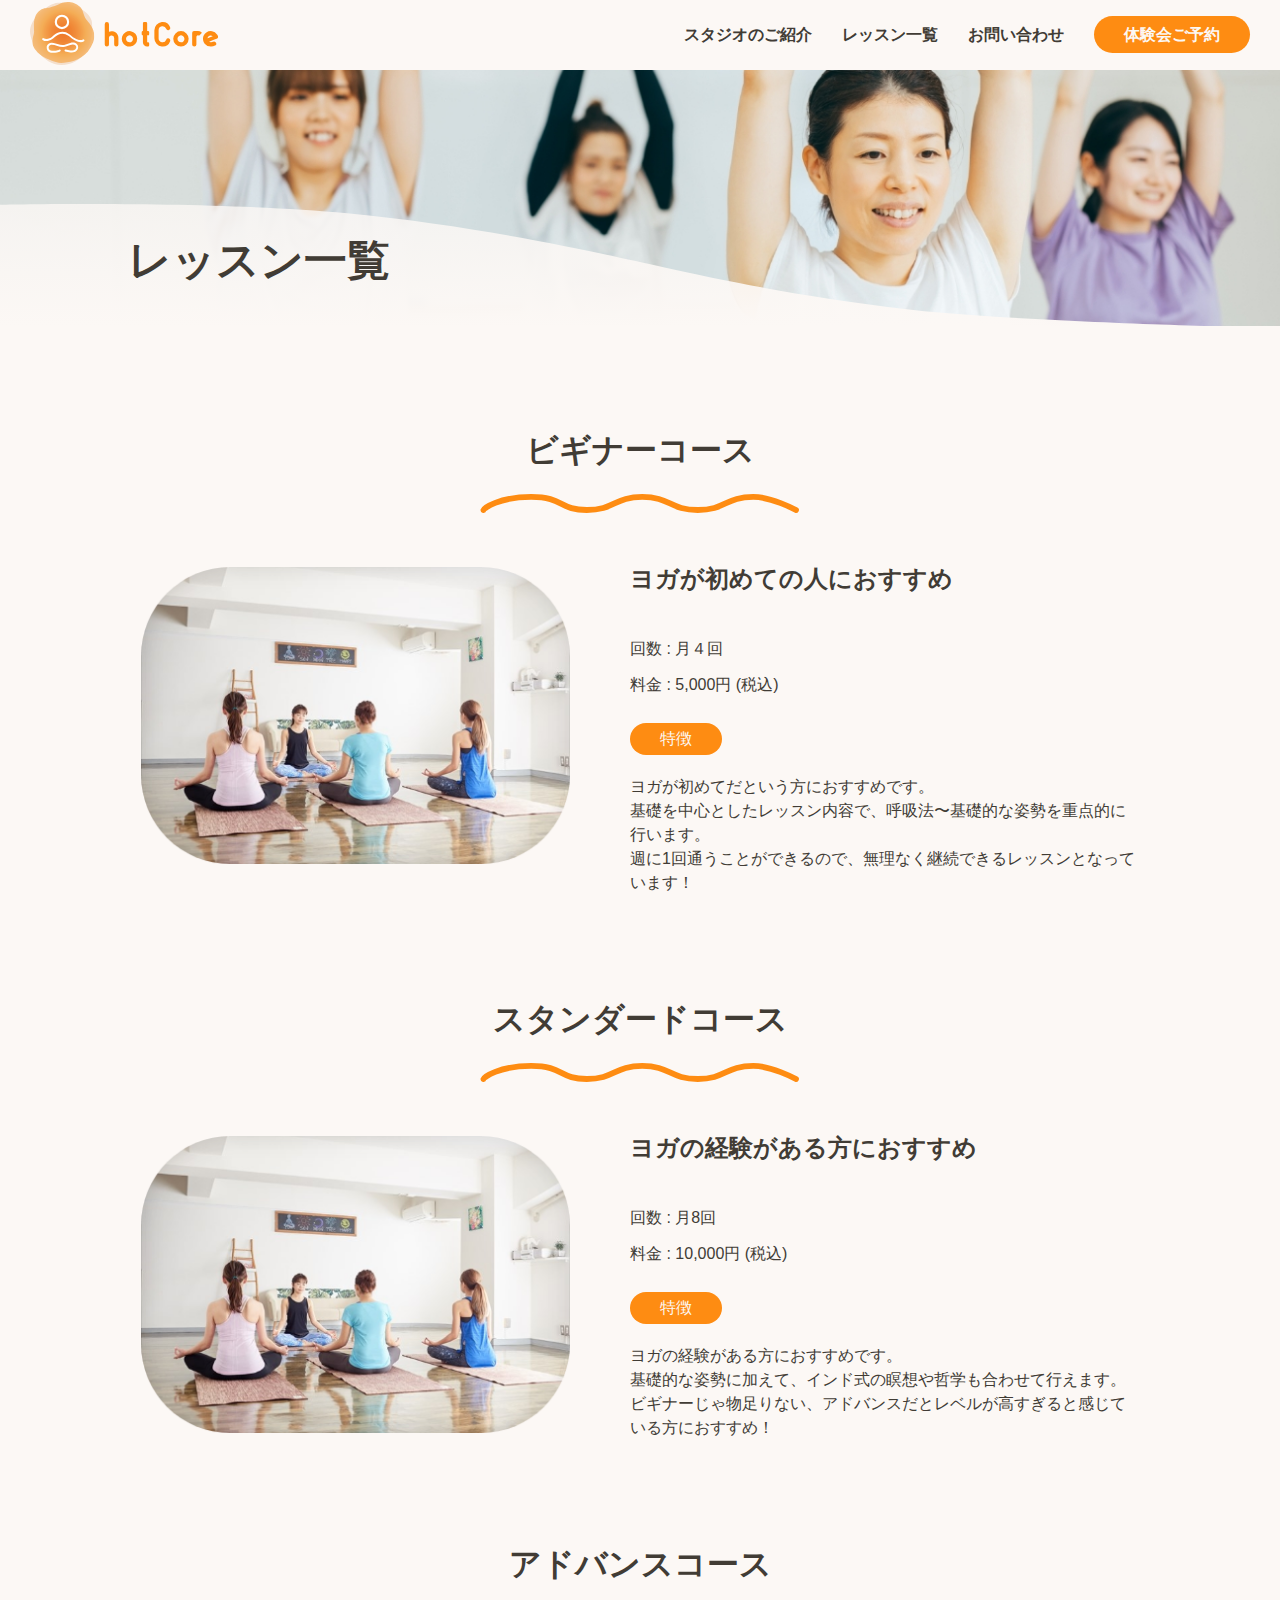
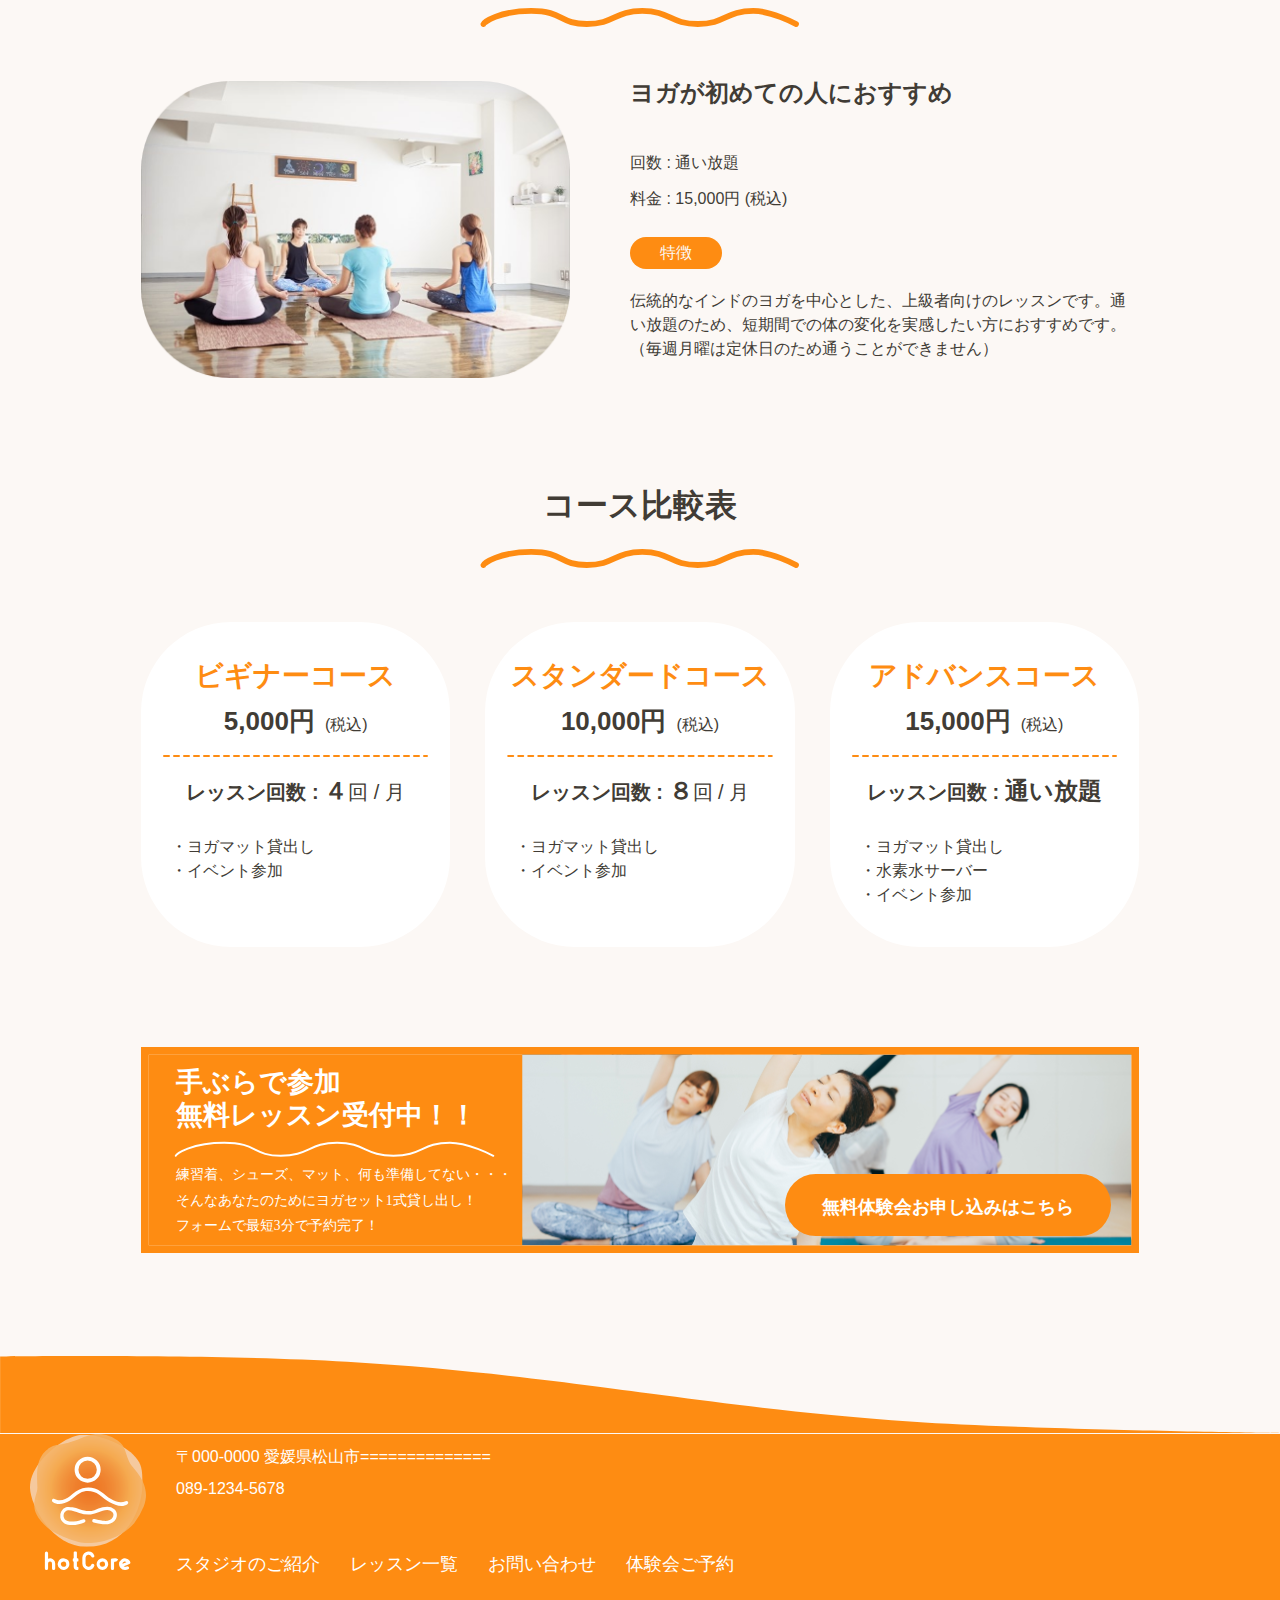
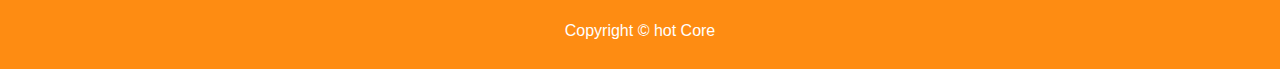
<file: resson.html>
<!DOCTYPE html>
<html lang="ja">
<head>
    <meta charset="UTF-8">
    <meta http-equiv="X-UA-Compatible" content="IE=edge">
    <meta name="viewport" content="width=device-width, initial-scale=1.0">
    <!-- favicon -->
    <link rel="shortcut icon" href="img/favicon.ico" type="image/x-icon">
    <!-- reset css -->
    <link rel="stylesheet" href="css/reset.css">
    <!-- FontAwesome CDN -->
    <link rel="stylesheet" href="https://use.fontawesome.com/releases/v5.15.4/css/all.css" integrity="sha384-DyZ88mC6Up2uqS4h/KRgHuoeGwBcD4Ng9SiP4dIRy0EXTlnuz47vAwmeGwVChigm" crossorigin="anonymous">
    <!-- original css -->
    <link rel="stylesheet" href="css/style.css">
    <title>レッスン一覧 | hotCore | 松山初の少人数制ヨガスタジオ</title>
</head>
<body>

    <!-- ヘッダー -->
    <header class="header page-parts__header">
        <div class="header__logo">
            <h1><a href="index.html"><img src="img/logo.svg" alt="hotCoreのロゴ" class="header__logo-img"></a></h1>
        </div>
        <nav class="header__nav">
            <ul class="header__menu">
                <li class="header__menu-item"><a href="studio.html">スタジオのご紹介</a></li>
                <li class="header__menu-item"><a href="resson.html">レッスン一覧</a></li>
                <li class="header__menu-item"><a href="contact.html">お問い合わせ</a></li>
                <li class="header__menu-item"><a class="header__menu-btn" href="trial.html">体験会ご予約</a></li>
            </ul>
        </nav>
        
        <!-- sp版メニュー -->
        <div class="sp-header">
            <div id="trial-btn" class="header__menu-item"><a class="header__menu-btn" href="trial.html">体験会ご予約</a></div>
            <div id="hamburger" class="header__menu-item hamburger">
                <span></span>
                <span></span>
                <span></span>
            </div>
            <nav id="sp-header__nav" class="sp-header__nav">
                <ul class="sp-header__menu">
                    <li class="sp-header__menu-item"><a href="studio.html">スタジオのご紹介</a></li>
                    <li class="sp-header__menu-item"><a href="resson.html">レッスン一覧</a></li>
                    <li class="sp-header__menu-item"><a href="contact.html">お問い合わせ</a></li>
                    <li class="sp-header__menu-item"><a class="sp-header__menu-btn" href="trial.html">体験会ご予約</a></li>
                </ul>
            </nav>
        </div>
    </header>

    <div class="page-parts__container">
        <!-- 下層ページのヘッダー -->
        <div class="page-parts__fv resson__fv">
            <picture>
                <source class="page-parts__fv-mask" srcset="img/sp-page-parts__fv-mask.svg" alt="" media="(max-width: 767px)">
                <img class="page-parts__fv-mask" src="img/page-parts__fv-mask.svg" alt="">
            </picture>
            <h2 class="page-parts__maintitle">レッスン一覧</h2>
        </div>

        <ul class="resson__lists">
            <!-- ビギナーコース -->
            <li class="resson-list common-wrapper">
                <div class="common-inner">
                    <div class="common-title">
                        <h2 class="common-maintitle">ビギナーコース</h2>
                        <img src="img/orange-line.svg" alt="" class="common-line">
                    </div>
                    <div class="resson__wrap">
                        <div class="resson__img">
                            <img src="img/resson__img.png" alt="ヨガスタジオで、インストラクターの方に3人の女性がヨガを教えてもらっている様子">
                        </div>
                        <div class="resson__desc">
                            <h3 class="resson__subtitle common-subtitle">ヨガが初めての人におすすめ</h3>
                            <ul class="resson__info-lists mt-50">
                                <li class="resson__info-list">回数 : 月４回</li>
                                <li class="resson__info-list mt-20">料金 : 5,000円 (税込)</li>
                            </ul>
                            <p class="resson__features mt-30">特徴</p>
                            <p class="resson__text common-text mt-20">
                                ヨガが初めてだという方におすすめです。<br>
                                基礎を中心としたレッスン内容で、呼吸法〜基礎的な姿勢を重点的に行います。<br>
                                週に1回通うことができるので、無理なく継続できるレッスンとなっています！
                            </p>
                        </div>
                    </div>
                </div>
            </li>

            <!-- スタンダードコース -->
            <li class="resson-list common-wrapper">
                <div class="common-inner">
                    <div class="common-title">
                        <h2 class="common-maintitle">スタンダードコース</h2>
                        <img src="img/orange-line.svg" alt="" class="common-line">
                    </div>
                    <div class="resson__wrap">
                        <div class="resson__img">
                            <img src="img/resson__img.png" alt="ヨガスタジオで、インストラクターの方に3人の女性がヨガを教えてもらっている様子">
                        </div>
                        <div class="resson__desc">
                            <h3 class="resson__subtitle common-subtitle">ヨガの経験がある方におすすめ</h3>
                            <ul class="resson__info-lists mt-50">
                                <li class="resson__info-list">回数 : 月8回</li>
                                <li class="resson__info-list mt-20">料金 : 10,000円 (税込)</li>
                            </ul>
                            <p class="resson__features mt-30">特徴</p>
                            <p class="resson__text common-text mt-20">
                                ヨガの経験がある方におすすめです。<br>
                                基礎的な姿勢に加えて、インド式の瞑想や哲学も合わせて行えます。ビギナーじゃ物足りない、アドバンスだとレベルが高すぎると感じている方におすすめ！
                            </p>
                        </div>
                    </div>
                </div>
            </li>

            <!-- アドバンスコース -->
            <li class="resson-list common-wrapper">
                <div class="common-inner">
                    <div class="common-title">
                        <h2 class="common-maintitle">アドバンスコース</h2>
                        <img src="img/orange-line.svg" alt="" class="common-line">
                    </div>
                    <div class="resson__wrap">
                        <div class="resson__img">
                            <img src="img/resson__img.png" alt="ヨガスタジオで、インストラクターの方に3人の女性がヨガを教えてもらっている様子">
                        </div>
                        <div class="resson__desc">
                            <h3 class="resson__subtitle common-subtitle">ヨガが初めての人におすすめ</h3>
                            <ul class="resson__info-lists mt-50">
                                <li class="resson__info-list">回数 : 通い放題</li>
                                <li class="resson__info-list mt-20">料金 : 15,000円 (税込)</li>
                            </ul>
                            <p class="resson__features mt-30">特徴</p>
                            <p class="resson__text common-text mt-20">
                                伝統的なインドのヨガを中心とした、上級者向けのレッスンです。通い放題のため、短期間での体の変化を実感したい方におすすめです。<br>
                                （毎週月曜は定休日のため通うことができません）
                            </p>
                        </div>
                    </div>
                </div>
            </li>
        </ul>

        <!-- コース比較 -->
        <section class="resson-section common-wrapper">
            <div class="common-inner">
                <div class="common-title">
                    <h2 class="common-maintitle">コース比較表</h2>
                    <img src="img/orange-line.svg" alt="" class="common-line">
                </div>
                <ul class="resson__cp-lists">
                    <li class="resson__cp-list">
                        <div class="resson__cp-topbox">
                            <h3 class="resson__cp-name">ビギナー<span class="br"></span>コース</h3>
                            <p class="resson__cp-price">5,000円<span>(税込)</span></p>
                        </div>
                        <div class="resson__cp-bottombox">
                            <p class="resson__cp-not">レッスン回数 : <span class="br">４</span><span>回 / 月</span></p>
                            <ul class="resson__cp-features mt-20">
                                <li>・ヨガマット貸出し</li>
                                <li>・イベント参加</li>
                            </ul>
                        </div>
                    </li>
                    <li class="resson__cp-list">
                        <div class="resson__cp-topbox">
                            <h3 class="resson__cp-name">スタンダード<span class="br"></span>コース</h3>
                            <p class="resson__cp-price">10,000円<span>(税込)</span></p>
                        </div>
                        <div class="resson__cp-bottombox">
                            <p class="resson__cp-not">レッスン回数 : <span class="br">８</span><span>回 / 月</span></p>
                            <ul class="resson__cp-features mt-20">
                                <li>・ヨガマット貸出し</li>
                                <li>・イベント参加</li>
                            </ul>
                        </div>
                    </li>
                    <li class="resson__cp-list">
                        <div class="resson__cp-topbox">
                            <h3 class="resson__cp-name">アドバンス<span class="br"></span>コース</h3>
                            <p class="resson__cp-price">15,000円<span>(税込)</span></p>
                        </div>
                        <div class="resson__cp-bottombox">
                            <p class="resson__cp-not resson__cp-any">レッスン回数 : <span class="br">通い放題</span></p>
                            <ul class="resson__cp-features mt-20">
                                <li>・ヨガマット貸出し</li>
                                <li>・水素水サーバー</li>
                                <li>・イベント参加</li>
                            </ul>
                        </div>
                    </li>
                </ul>
            </div>
        </section>

        <!-- お申込みはこちらから -->
        <section class="banner common-wrapper">
            <div class="banner__inner common-inner">
                <picture>
                    <source class="banner-img" srcset="img/sp-banner.svg" media="(max-width: 639px)">
                    <img src="img/banner.svg" alt="手ぶらで参加無料レッスン受付中" class="banner-img">
                </picture>
                <a href="">
                    <picture>
                        <source class="banner-btn" srcset="img/sp-banner-btn.svg" media="(max-width: 639px)">
                        <img src="img/banner-btn.svg" alt="無料体験会お申し込みはこちら" class="banner-btn">
                    </picture>
                </a>
            </div>
        </section>
    </div>


    <!-- フッター -->
    <footer class="footer">
        <picture>
            <source srcset="img/sp-footer__deco.svg" media="(max-width: 639px)">
            <img class="footer__deco" src="img/footer__item.svg" alt="">
        </picture>
        <div class="footer__wrapper">
            <div class="footer__desc">
                <div class="footer__logo">
                    <a href="index.html"><img src="img/footer__logo.svg" alt="hotCore" class="footer__logo-img"></a>
                </div>
                <div class="footer__desc-detail">
                    <address>
                        <p class="address common-text">
                            〒000-0000 愛媛県松山市==============<br>
                            089-1234-5678
                        </p>   
                    </address>
                    <ul class="footer__menu">
                        <li class="footer__menu-item"><a href="studio.html">スタジオのご紹介</a></li>
                        <li class="footer__menu-item"><a href="resson.html">レッスン一覧</a></li>
                        <li class="footer__menu-item"><a href="contact.html">お問い合わせ</a></li>
                        <li class="footer__menu-item"><a href="trial.html">体験会ご予約</a></li>
                    </ul>
                </div>
            </div>
            <small>Copyright &copy; hot Core</small>
        </div>
    </footer>
    <script src="js/index.js"></script>
</body>
</html>
</file>
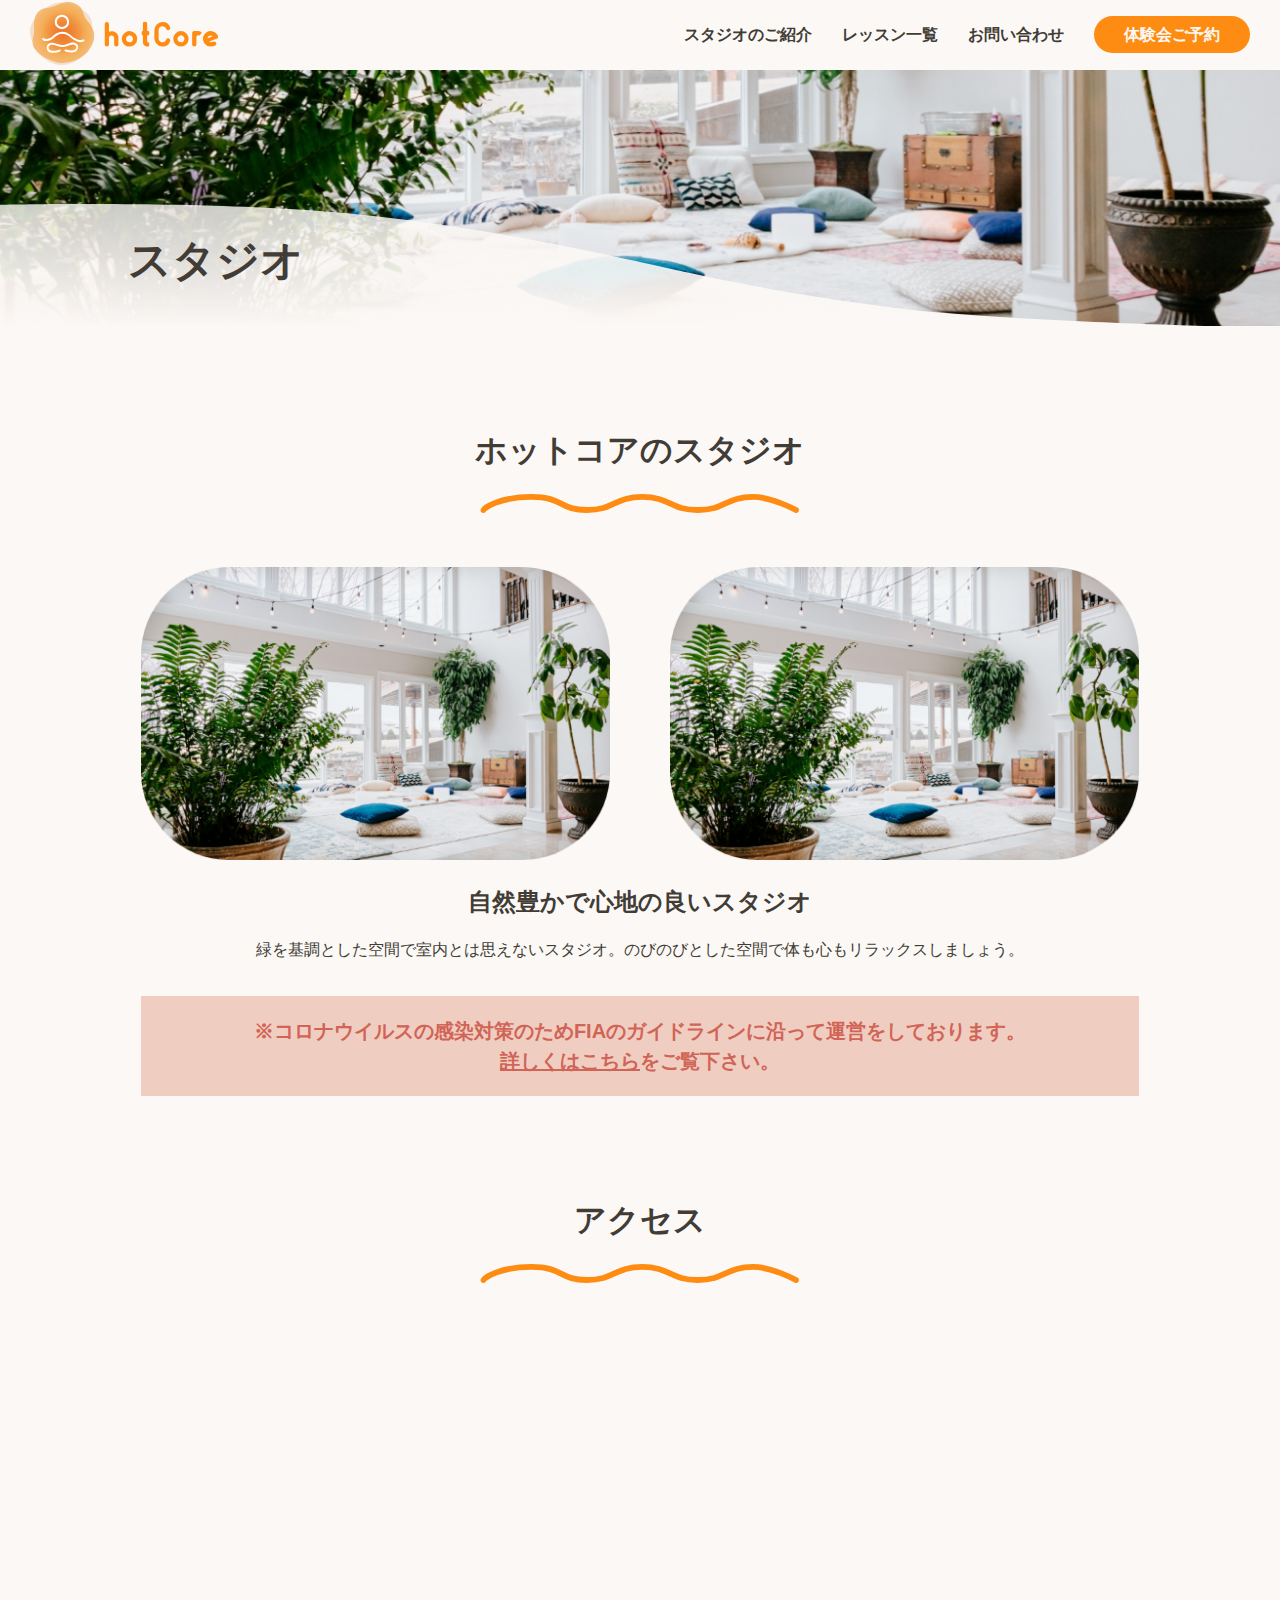
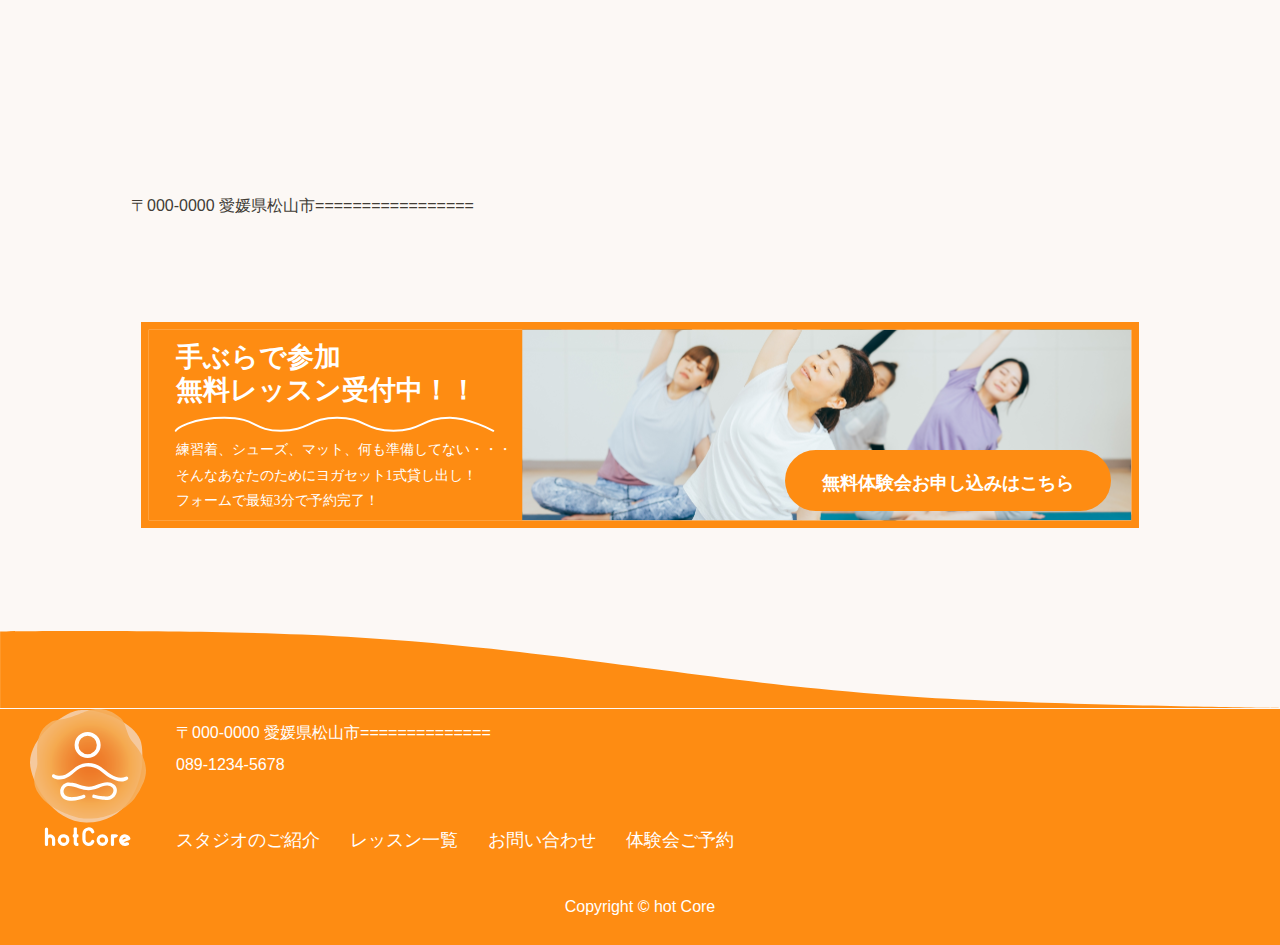
<file: studio.html>
<!DOCTYPE html>
<html lang="ja">
<head>
    <meta charset="UTF-8">
    <meta http-equiv="X-UA-Compatible" content="IE=edge">
    <meta name="viewport" content="width=device-width, initial-scale=1.0">
    <!-- favicon -->
    <link rel="shortcut icon" href="img/favicon.ico" type="image/x-icon">
    <!-- reset css -->
    <link rel="stylesheet" href="css/reset.css">
    <!-- FontAwesome CDN -->
    <link rel="stylesheet" href="https://use.fontawesome.com/releases/v5.15.4/css/all.css" integrity="sha384-DyZ88mC6Up2uqS4h/KRgHuoeGwBcD4Ng9SiP4dIRy0EXTlnuz47vAwmeGwVChigm" crossorigin="anonymous">
    <!-- original css -->
    <link rel="stylesheet" href="css/style.css">
    <title>スタジオ | hotCore | 松山初の少人数制ヨガスタジオ</title>
</head>
<body>

    <!-- ヘッダー -->
    <header class="header page-parts__header">
        <div class="header__logo">
            <h1><a href="index.html"><img src="img/logo.svg" alt="hotCoreのロゴ" class="header__logo-img"></a></h1>
        </div>
        <nav class="header__nav">
            <ul class="header__menu">
                <li class="header__menu-item"><a href="studio.html">スタジオのご紹介</a></li>
                <li class="header__menu-item"><a href="resson.html">レッスン一覧</a></li>
                <li class="header__menu-item"><a href="contact.html">お問い合わせ</a></li>
                <li class="header__menu-item"><a class="header__menu-btn" href="trial.html">体験会ご予約</a></li>
            </ul>
        </nav>
        
        <!-- sp版メニュー -->
        <div class="sp-header">
            <div id="trial-btn" class="header__menu-item"><a class="header__menu-btn" href="trial.html">体験会ご予約</a></div>
            <div id="hamburger" class="header__menu-item hamburger">
                <span></span>
                <span></span>
                <span></span>
            </div>
            <nav id="sp-header__nav" class="sp-header__nav">
                <ul class="sp-header__menu">
                    <li class="sp-header__menu-item"><a href="studio.html">スタジオのご紹介</a></li>
                    <li class="sp-header__menu-item"><a href="resson.html">レッスン一覧</a></li>
                    <li class="sp-header__menu-item"><a href="contact.html">お問い合わせ</a></li>
                    <li class="sp-header__menu-item"><a class="sp-header__menu-btn" href="trial.html">体験会ご予約</a></li>
                </ul>
            </nav>
        </div>
    </header>

    <div class="page-parts__container">
        <!-- 下層ページのヘッダー -->
        <div class="page-parts__fv studio__fv">
            <picture>
                <source class="page-parts__fv-mask" srcset="img/sp-page-parts__fv-mask.svg" alt="" media="(max-width: 639px)">
                <img class="page-parts__fv-mask" src="img/page-parts__fv-mask.svg" alt="">
            </picture>
            <h2 class="page-parts__maintitle">スタジオ</h2>
        </div>

        <!-- スタジオ -->
        <section class="front-studio common-wrapper">
            <div class="front-studio__inner common-inner">
                <div class="common-title">
                    <h2 class="common-maintitle">ホットコアのスタジオ</h2>
                    <img src="img/orange-line.svg" alt="" class="common-line">
                </div>
                <div class="front-studio__wrap">
                    <div class="front-studio__img-box">
                        <img src="img/front-studio__img.png" alt="白を基調とし、明るく綺麗なスタジオ。観葉植物もありとても居心地のよい場所です" class="front-studio__img">
                        <img src="img/front-studio__img.png" alt="白を基調とし、明るく綺麗なスタジオ。観葉植物もありとても居心地のよい場所です" class="front-studio__img">
                    </div>
                    <div class="common__desc">
                        <h3 class="common-subtitle">自然豊かで心地の良いスタジオ</h3>
                        <p class="common-text mt-20">緑を基調とした空間で室内とは思えないスタジオ。<span class="sp-br"></span>のびのびとした空間で体も心もリラックスしましょう。</p>
                    </div>
                    <div class="front-studio__guideline">
                        <p class="front-studio__guideline-text">
                            ※コロナウイルスの感染対策のため<span class="sp-br"></span>FIAのガイドラインに沿って運営をしております。<br>
                            <a href="">詳しくはこちら</a>をご覧下さい。
                        </p>
                    </div>
                </div>
            </div>
        </section>

        <!-- アクセス -->
        <section class="front-access common-wrapper">
            <div class="front-access__inner common-inner-fluid">
                <div class="common-title">
                    <h2 class="common-maintitle">アクセス</h2>
                    <img src="img/orange-line.svg" alt="" class="common-line">
                </div>
                <div class="front-access__wrap common-block__wrap">
                    <iframe class="map" src="https://www.google.com/maps/embed?pb=!1m18!1m12!1m3!1d3314.0916024181474!2d132.76391031430046!3d33.835748236557116!2m3!1f0!2f0!3f0!3m2!1i1024!2i768!4f13.1!3m3!1m2!1s0x354fe5f167881e49%3A0xb416d53320b4b045!2z44OG44OD44Kv44Ki44Kk44Ko44K5IOOCs-ODr-ODvOOCreODs-OCsCDmnb7lsbE!5e0!3m2!1sja!2sjp!4v1641968722433!5m2!1sja!2sjp" width="600" height="450" style="border:0;" allowfullscreen="" loading="lazy"></iframe>
                    <address>
                        <p>〒000-0000 愛媛県松山市=================</p>
                    </address>
                </div>
            </div>
        </section>

        <!-- お申込みはこちらから -->
        <section class="banner common-wrapper">
            <div class="banner__inner common-inner">
                <picture>
                    <source class="banner-img" srcset="img/sp-banner.svg" media="(max-width: 639px)">
                    <img src="img/banner.svg" alt="手ぶらで参加無料レッスン受付中" class="banner-img">
                </picture>
                <a href="">
                    <picture>
                        <source class="banner-btn" srcset="img/sp-banner-btn.svg" media="(max-width: 639px)">
                        <img src="img/banner-btn.svg" alt="無料体験会お申し込みはこちら" class="banner-btn">
                    </picture>
                </a>
            </div>
        </section>
    </div>


    <!-- フッター -->
    <footer class="footer">
        <picture>
            <source srcset="img/sp-footer__deco.svg" media="(max-width: 639px)">
            <img class="footer__deco" src="img/footer__item.svg" alt="">
        </picture>
        <div class="footer__wrapper">
            <div class="footer__desc">
                <div class="footer__logo">
                    <a href="index.html"><img src="img/footer__logo.svg" alt="hotCore" class="footer__logo-img"></a>
                </div>
                <div class="footer__desc-detail">
                    <address>
                        <p class="address common-text">
                            〒000-0000 愛媛県松山市==============<br>
                            089-1234-5678
                        </p>   
                    </address>
                    <ul class="footer__menu">
                        <li class="footer__menu-item"><a href="studio.html">スタジオのご紹介</a></li>
                        <li class="footer__menu-item"><a href="resson.html">レッスン一覧</a></li>
                        <li class="footer__menu-item"><a href="contact.html">お問い合わせ</a></li>
                        <li class="footer__menu-item"><a href="trial.html">体験会ご予約</a></li>
                    </ul>
                </div>
            </div>
            <small>Copyright &copy; hot Core</small>
        </div>
    </footer>
    <script src="js/index.js"></script>
</body>
</html>
</file>
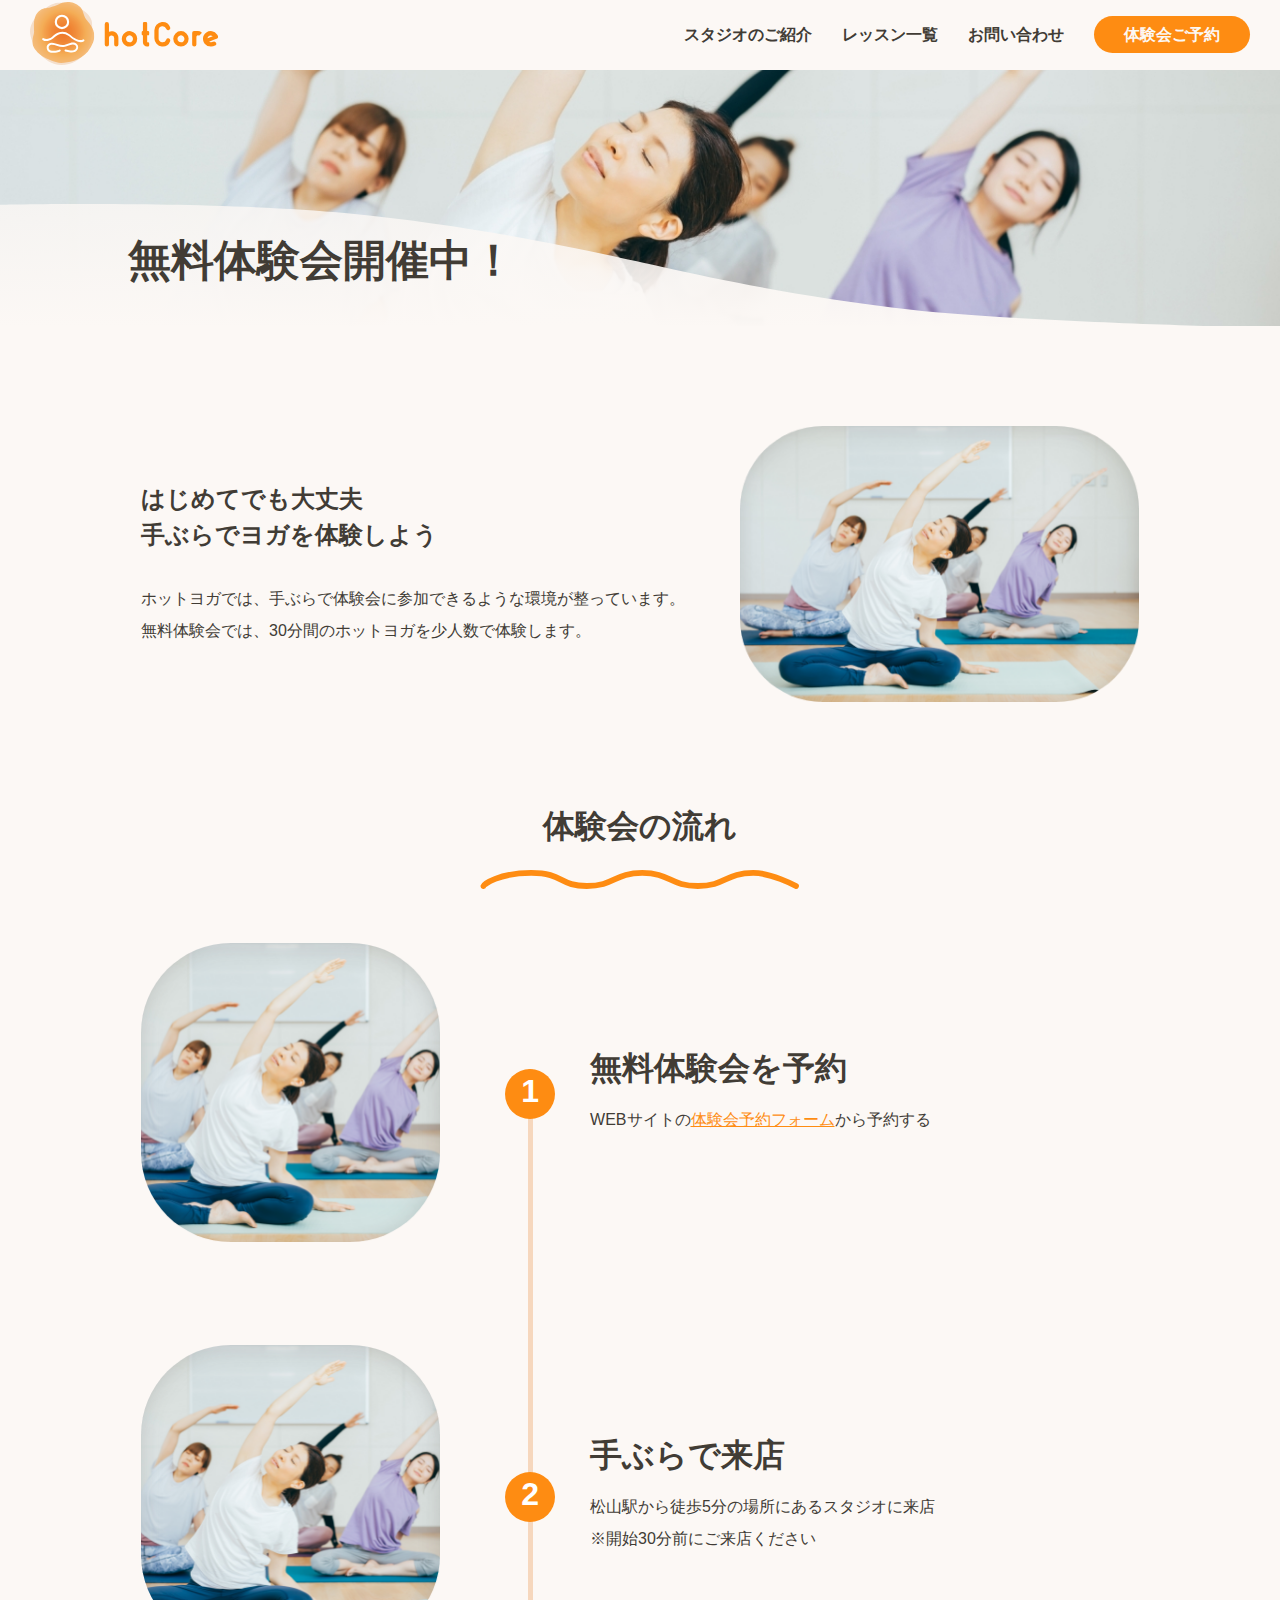
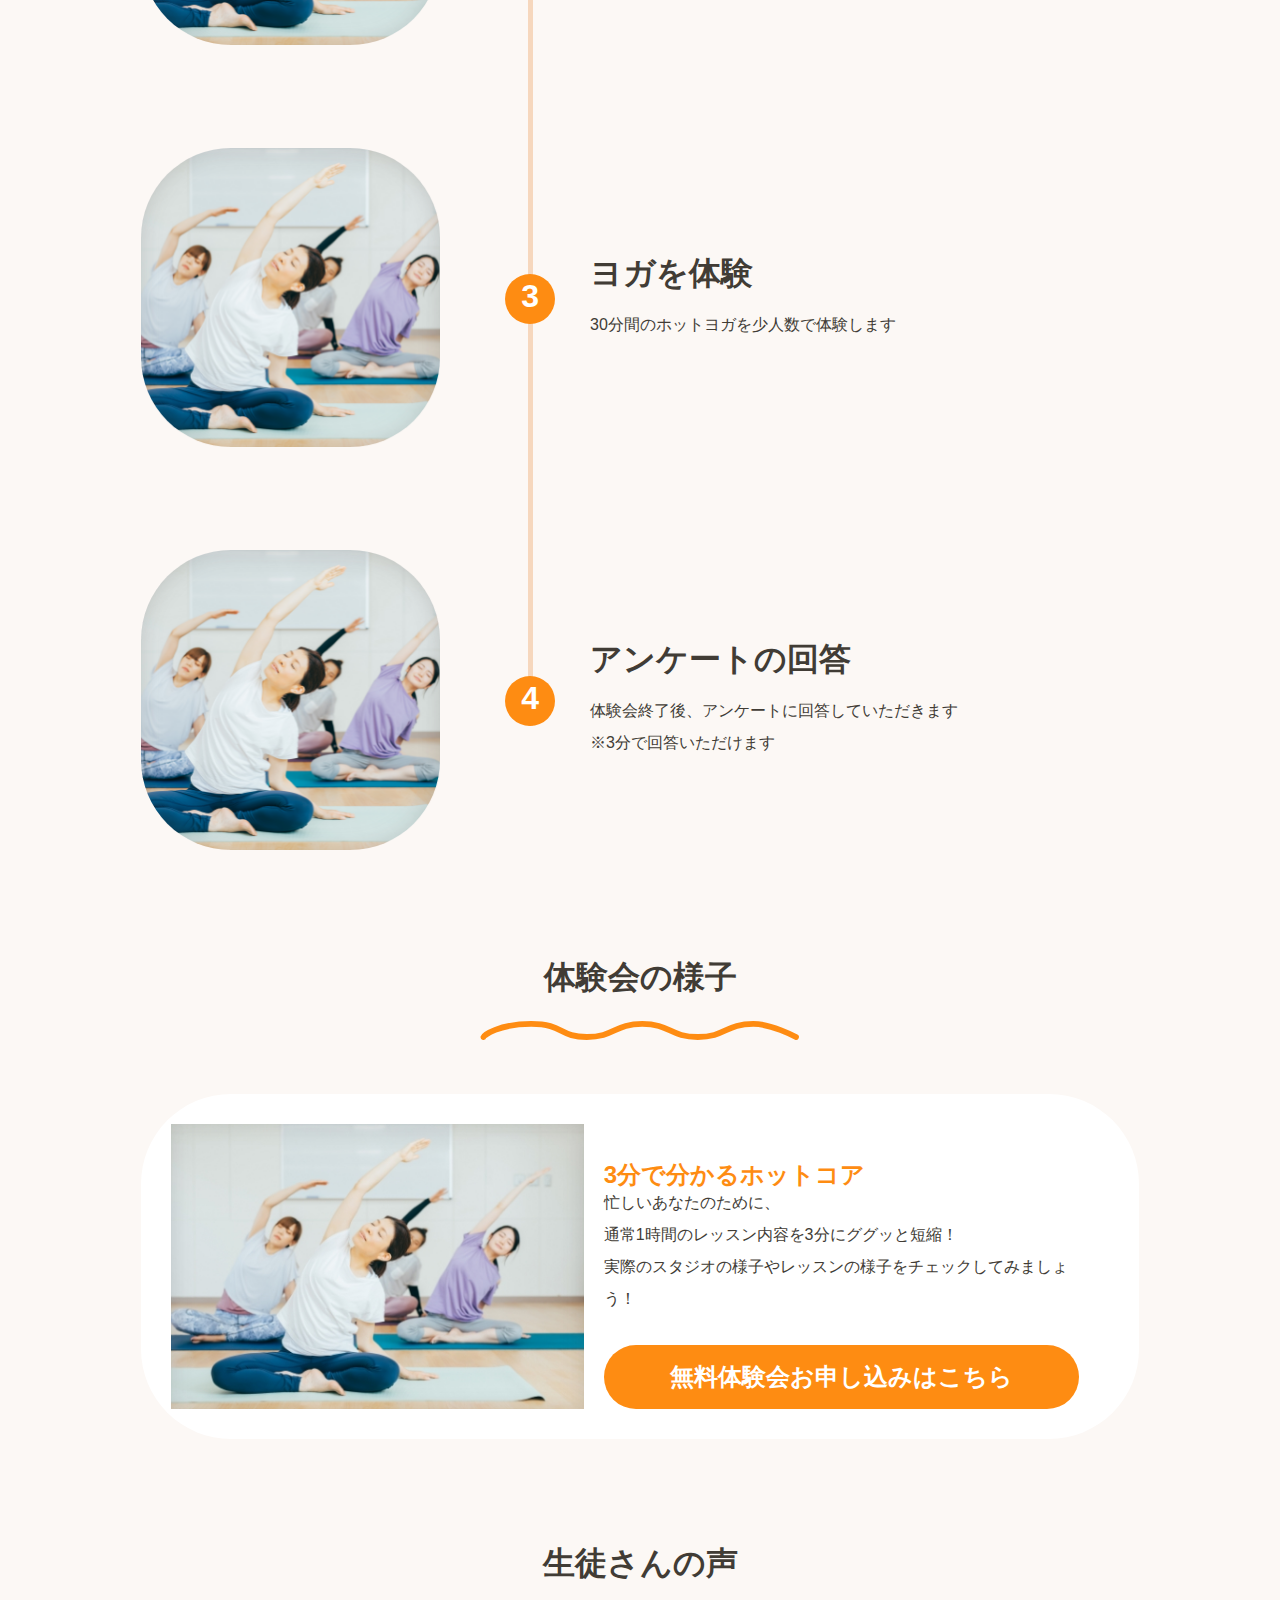
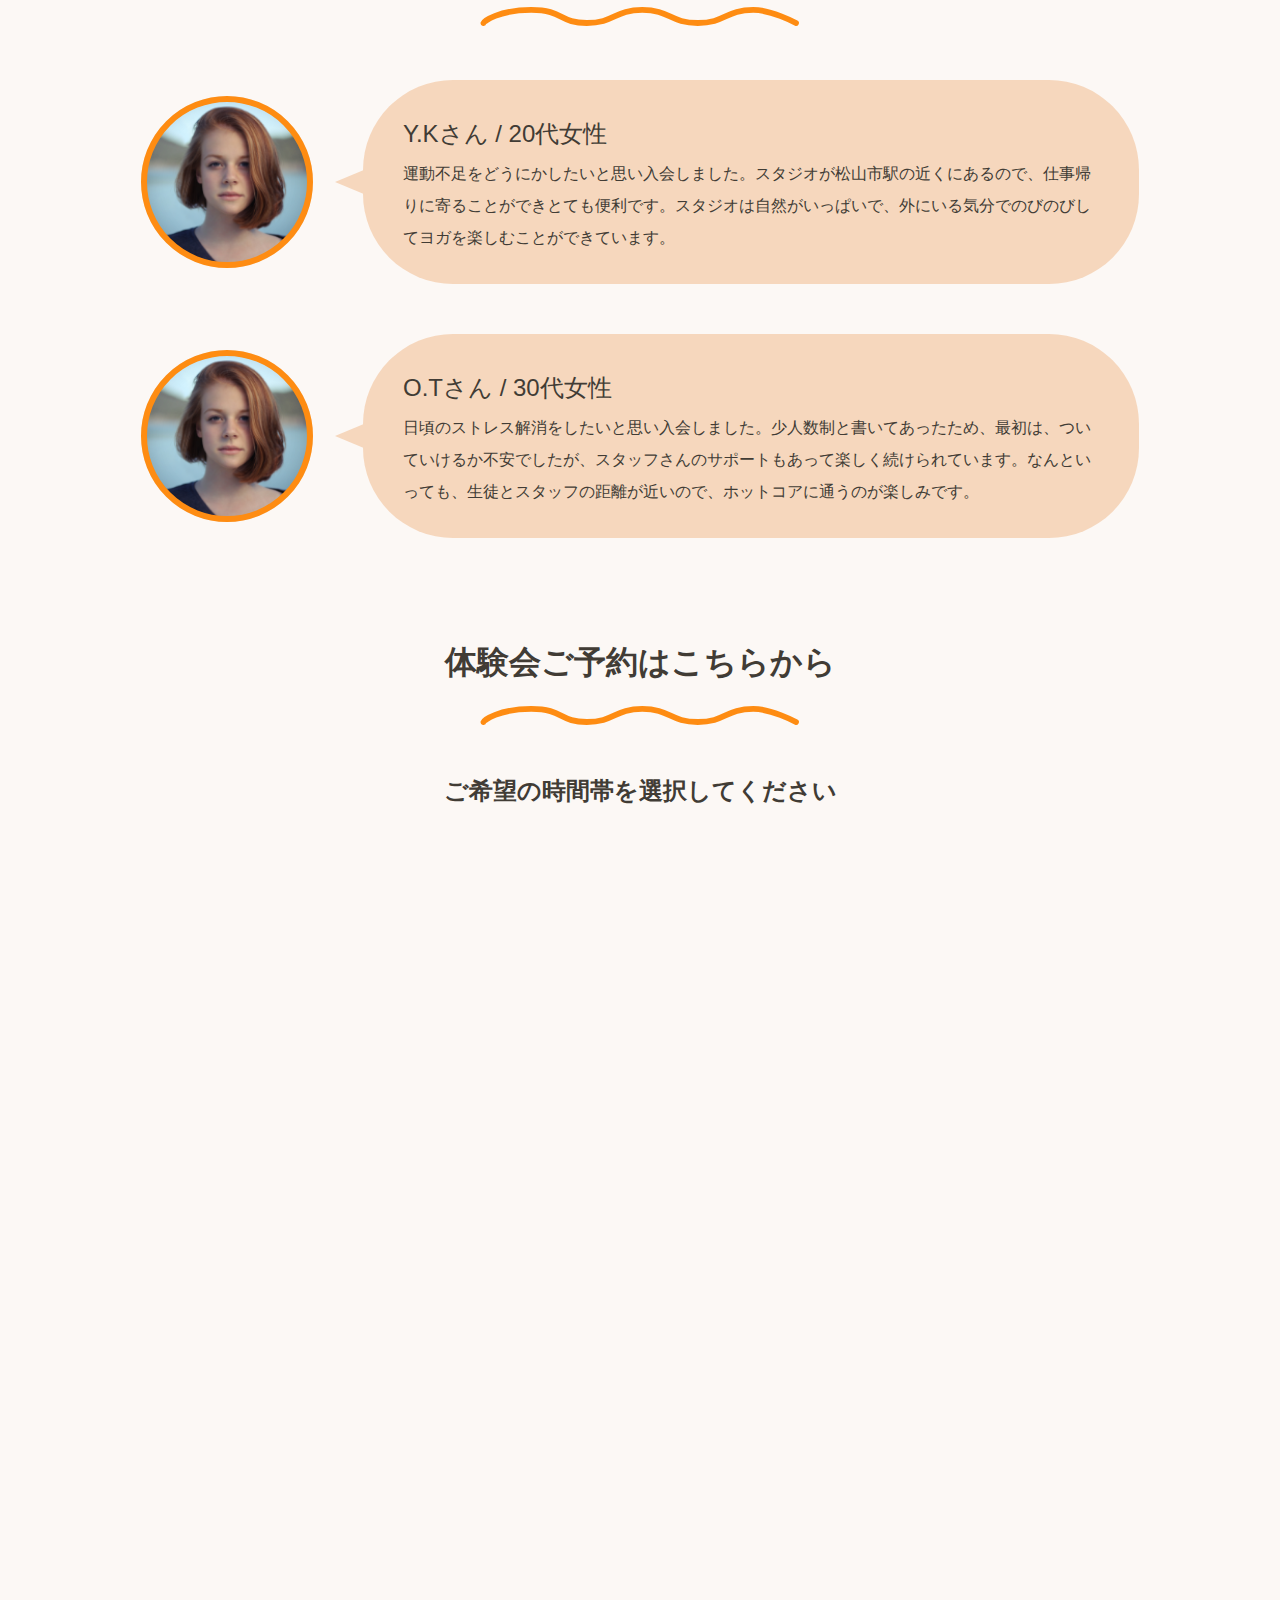
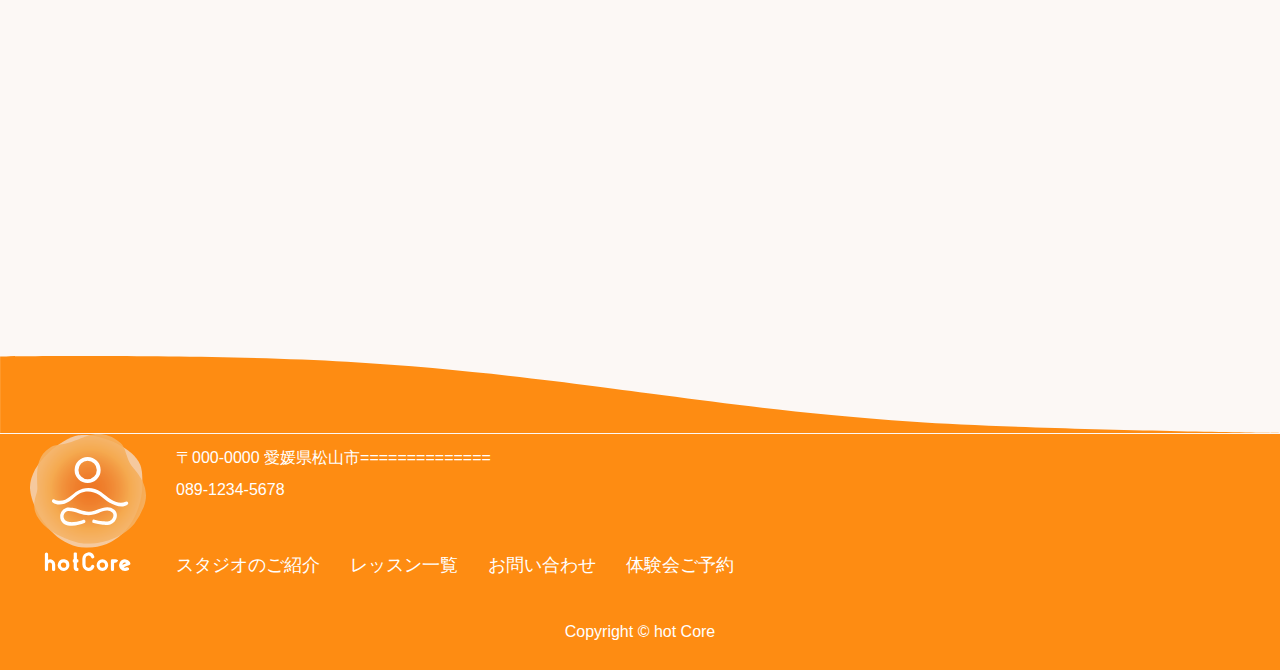
<file: trial.html>
<!DOCTYPE html>
<html lang="ja">
<head>
    <meta charset="UTF-8">
    <meta http-equiv="X-UA-Compatible" content="IE=edge">
    <meta name="viewport" content="width=device-width, initial-scale=1.0">
    <!-- favicon -->
    <link rel="shortcut icon" href="img/favicon.ico" type="image/x-icon">
    <!-- reset css -->
    <link rel="stylesheet" href="css/reset.css">
    <!-- FontAwesome CDN -->
    <link rel="stylesheet" href="https://use.fontawesome.com/releases/v5.15.4/css/all.css" integrity="sha384-DyZ88mC6Up2uqS4h/KRgHuoeGwBcD4Ng9SiP4dIRy0EXTlnuz47vAwmeGwVChigm" crossorigin="anonymous">
    <!-- original css -->
    <link rel="stylesheet" href="css/style.css">
    <title>無料体験会開催中！ | hotCore | 松山初の少人数制ヨガスタジオ</title>
</head>
<body>

    <!-- ヘッダー -->
    <header class="header page-parts__header">
        <div class="header__logo">
            <h1><a href="index.html"><img src="img/logo.svg" alt="hotCoreのロゴ" class="header__logo-img"></a></h1>
        </div>
        <nav class="header__nav">
            <ul class="header__menu">
                <li class="header__menu-item"><a href="studio.html">スタジオのご紹介</a></li>
                <li class="header__menu-item"><a href="resson.html">レッスン一覧</a></li>
                <li class="header__menu-item"><a href="contact.html">お問い合わせ</a></li>
                <li class="header__menu-item"><a class="header__menu-btn" href="trial.html">体験会ご予約</a></li>
            </ul>
        </nav>
        
        <!-- sp版メニュー -->
        <div class="sp-header">
            <div id="trial-btn" class="header__menu-item"><a class="header__menu-btn" href="trial.html">体験会ご予約</a></div>
            <div id="hamburger" class="header__menu-item hamburger">
                <span></span>
                <span></span>
                <span></span>
            </div>
            <nav id="sp-header__nav" class="sp-header__nav">
                <ul class="sp-header__menu">
                    <li class="sp-header__menu-item"><a href="studio.html">スタジオのご紹介</a></li>
                    <li class="sp-header__menu-item"><a href="resson.html">レッスン一覧</a></li>
                    <li class="sp-header__menu-item"><a href="contact.html">お問い合わせ</a></li>
                    <li class="sp-header__menu-item"><a class="sp-header__menu-btn" href="trial.html">体験会ご予約</a></li>
                </ul>
            </nav>
        </div>
    </header>

    <div class="page-parts__container">
        <!-- 下層ページのヘッダー -->
        <div class="page-parts__fv trial__fv">
            <picture>
                <source class="page-parts__fv-mask" srcset="img/sp-page-parts__fv-mask.svg" alt="" media="(max-width: 767px)">
                <img class="page-parts__fv-mask" src="img/page-parts__fv-mask.svg" alt="">
            </picture>
            <h2 class="page-parts__maintitle">無料体験会開催中！</h2>
        </div>

        <section class="common-wrapper">
            <div class="common-inner">
                <div class="trial__wrap">
                    <div class="trial__desc">
                        <h3 class="common-subtitle lh-15">
                            はじめてでも大丈夫<br>
                            手ぶらでヨガを体験しよう
                        </h3>
                        <p class="common-text mt-30">
                            ホットヨガでは、手ぶらで体験会に参加できるような環境が整っています。<br>
                            無料体験会では、30分間のホットヨガを少人数で体験します。
                        </p>
                    </div>
                    <img src="img/trial__img01.png" alt="" class="trial__img">
                </div>
            </div>
        </section>

        <!-- 体験会の流れ -->
        <section class="common-wrapper">
            <div class="common-inner">
                <div class="common-title">
                    <h2 class="common-maintitle">体験会の流れ</h2>
                    <img src="img/orange-line.svg" alt="" class="common-line">
                </div>

                <ol class="trial__flow-lists">
                    <li class="trial__flow-list">
                        <div class="trial__flow-img"><img src="img/trial__img02.png" alt="4人の女性がヨガをしている様子"></div>
                        <div class="trial__flow-number trial__flow-number01">
                            <div class="trial__flow-number-bg">
                                <p>1</p>
                            </div>
                        </div>
                        <div class="trial__flow-desc">
                            <h3 class="trial__flow-subtitle">無料体験会を予約</h3>
                            <p class="trial__flow-text common-text mt-20">WEBサイトの<a href="">体験会予約フォーム</a>から予約する</p>
                        </div>
                    </li>
                    <li class="trial__flow-list">
                        <div class="trial__flow-img"><img src="img/trial__img02.png" alt="4人の女性がヨガをしている様子"></div>
                        <div class="trial__flow-number trial__flow-number02">
                            <div class="trial__flow-number-bg">
                                <p>2</p>
                            </div>
                        </div>
                        <div class="trial__flow-desc">
                            <h3 class="trial__flow-subtitle">手ぶらで来店</h3>
                            <p class="trial__flow-text common-text mt-20">松山駅から徒歩5分の場所にあるスタジオに来店<br>※開始30分前にご来店ください</p>
                        </div>
                    </li>
                    <li class="trial__flow-list">
                        <div class="trial__flow-img"><img src="img/trial__img02.png" alt="4人の女性がヨガをしている様子"></div>
                        <div class="trial__flow-number trial__flow-number03">
                            <div class="trial__flow-number-bg">
                                <p>3</p>
                            </div>
                        </div>
                        <div class="trial__flow-desc">
                            <h3 class="trial__flow-subtitle">ヨガを体験</h3>
                            <p class="trial__flow-text common-text mt-20">30分間のホットヨガを少人数で体験します</p>
                        </div>
                    </li>
                    <li class="trial__flow-list">
                        <div class="trial__flow-img"><img src="img/trial__img02.png" alt="4人の女性がヨガをしている様子"></div>
                        <div class="trial__flow-number trial__flow-number04">
                            <div class="trial__flow-number-bg">
                                <p>4</p>
                            </div>
                        </div>
                        <div class="trial__flow-desc">
                            <h3 class="trial__flow-subtitle">アンケートの回答</h3>
                            <p class="trial__flow-text common-text mt-20">体験会終了後、アンケートに回答していただきます<br>※3分で回答いただけます</p>
                        </div>
                    </li>
                </ol>
            </div>
        </section>

        <!-- 体験会の様子 -->
        <section class="front-itd common-wrapper">
            <div class="front-itd__inner common-inner">
                <div class="common-title">
                    <h2 class="common-maintitle">体験会の様子</h2>
                    <img src="img/orange-line.svg" alt="" class="common-line">
                </div>
                <div class="front-itd__wrap">
                    <img src="img/front-itd.jpg" alt="4人の女性がヨガをしている様子" class="front-itd__img">
                    <div class="front-itd__desc-box">
                        <div class="front-itd__desc">
                            <h3 class="front-itd__subtitle common-subtitle">3分で分かるホットコア</h3>
                            <p class="common-text">
                                忙しいあなたのために、<br>
                                通常1時間のレッスン内容を3分にググッと短縮！<br>
                                実際のスタジオの様子やレッスンの様子をチェックしてみましょう！
                            </p>
                        </div>
                        <a class="front-itd__btn" href="">無料体験会お申し込みはこちら</a>
                    </div>
                </div>
            </div>
        </section>

        <!-- 生徒さんの声 -->
        <section class="front-voice common-wrapper">
            <div class="front-voice__inner common-inner">
                <div class="common-title">
                    <h2 class="common-maintitle">生徒さんの声</h2>
                    <img src="img/orange-line.svg" alt="" class="common-line">
                </div>
                <div class="front-voice__wrap">
                    <div class="front-voice__desc-box">
                        <img src="img/front-voice.png" alt="ホットコアに入会された女性の写真です" class="front-voice__img">
                        <div class="front-voice__desc">
                            <p class="front-voice__info">Y.Kさん / 20代女性</p>
                            <p class="front-voice__text">運動不足をどうにかしたいと思い入会しました。スタジオが松山市駅の近くにあるので、仕事帰りに寄ることができとても便利です。スタジオは自然がいっぱいで、外にいる気分でのびのびしてヨガを楽しむことができています。</p>
                        </div>
                    </div>
                    <div class="front-voice__desc-box">
                        <img src="img/front-voice.png" alt="ホットコアに入会された女性の写真です" class="front-voice__img">
                        <div class="front-voice__desc">
                            <p class="front-voice__info">O.Tさん / 30代女性 </p>
                            <p class="front-voice__text">日頃のストレス解消をしたいと思い入会しました。少人数制と書いてあったため、最初は、ついていけるか不安でしたが、スタッフさんのサポートもあって楽しく続けられています。なんといっても、生徒とスタッフの距離が近いので、ホットコアに通うのが楽しみです。</p>
                        </div>
                    </div>
                </div>
            </div>
        </section>

        <!-- 体験会の予約 -->
        <section class="common-wrapper">
            <div class="common-inner">
                <div class="common-title">
                    <h2 class="common-maintitle">体験会ご予約はこちらから</h2>
                    <img src="img/orange-line.svg" alt="" class="common-line">
                </div>
                <div class="trial__book">
                    <h3 class="trial__book-subtitle common-subtitle">ご希望の時間帯を選択してください</h3>
                    <iframe class="ycbm" src="https://fd4re.youcanbook.me/?noframe=true&skipHeaderFooter=true" id="ycbmiframefd4re" style="width:100%;height:1000px;border:0px;background-color:transparent;" frameborder="0" allowtransparency="true"></iframe><script>window.addEventListener && window.addEventListener("message", function(event){if (event.origin === "https://fd4re.youcanbook.me"){document.getElementById("ycbmiframefd4re").style.height = event.data + "px";}}, false);</script>
                </div>
        </section>
    </div>

    <!-- フッター -->
    <footer class="footer">
        <picture>
            <source srcset="img/sp-footer__deco.svg" media="(max-width: 639px)">
            <img class="footer__deco" src="img/footer__item.svg" alt="">
        </picture>
        <div class="footer__wrapper">
            <div class="footer__desc">
                <div class="footer__logo">
                    <a href="index.html"><img src="img/footer__logo.svg" alt="hotCore" class="footer__logo-img"></a>
                </div>
                <div class="footer__desc-detail">
                    <address>
                        <p class="address common-text">
                            〒000-0000 愛媛県松山市==============<br>
                            089-1234-5678
                        </p>   
                    </address>
                    <ul class="footer__menu">
                        <li class="footer__menu-item"><a href="studio.html">スタジオのご紹介</a></li>
                        <li class="footer__menu-item"><a href="resson.html">レッスン一覧</a></li>
                        <li class="footer__menu-item"><a href="contact.html">お問い合わせ</a></li>
                        <li class="footer__menu-item"><a href="trial.html">体験会ご予約</a></li>
                    </ul>
                </div>
            </div>
            <small>Copyright &copy; hot Core</small>
        </div>
    </footer>
    <script src="js/index.js"></script>
</body>
</html>
</file>
<file: css/style.css>
body{
    font-family: 'Zen Kaku Gothic New', sans-serif;
    color: #413C35;
    background-color: #FCF8F5;
}

p{
    line-height: 2;
}

/* header */
.header{
    height: 70px;
    display: flex;
    justify-content: space-between;
    align-items: center;

    position: fixed;
    top:  0;
    left: 0;
    right: 0;
    z-index: 100;
}

.header__logo{
    margin-left: 30px;
}

.header__menu{
    display: flex;
}

.header__menu-item{
    margin-right: 30px;
    font-weight: 600;
    transition: all 0.25s;
}

.top-header{
    transition: all 0.3s;
}

.top-header.scroll{
    background-color: #FCF8F5;
}

.top-header__nav{
    color: #FCF8F5;
}

.top-header__nav.scroll{
    color: #413C35;
}

.header__menu-btn{
    color: #FCF8F5;
    background-color: #FE8C12;
    padding: 10px 30px;
    border-radius: 90px;
}

.sp-header,.sp-header__nav{
    display: none;
}

.page-parts__header{
    background-color: #FCF8F5;
}

/* front-fv */
.front-fv__bg{
    position: relative;
}

.front-fv img {
    width: 100%;
}

.front-fv__desc{
    position: absolute;
    top: 50%;
    right: 30px;
}

.sp-front-fv__desc{
    display: none;
}

.front-fv__maintitle{
    font-size: calc(100vw / 30);
    line-height: 1.3;
    letter-spacing: 0.2em;
}

.front-fv__subtitle{
    font-size: calc(100vw / 78);
    padding-top: 20px;
}

/* common */
.common-wrapper{
    margin-top: 100px;
}

.common-inner{
    box-sizing: border-box;
    max-width: 1018px;
    width: 95%;
    margin: 0 auto;
    padding: 0 10px;
}

.common-inner-fluid{
    box-sizing: border-box;
    max-width: 1018px;
    width: 100%;
    margin: 0 auto;
}

.common-title + div,.common-title + ul,.common-title + ol,.common-title + form{
    margin-top: 50px;
}

.common-title{
    text-align: center;
}

.common-maintitle{
    font-size: 32px;
    padding-bottom: 20px;
    line-height: 1.5;
}

.common__desc{
    text-align: center;
    margin: 30px 0;
}

.common-subtitle{
    font-size: 24px;
    /* padding-bottom: 20px; */
}

.common-text{
    font-size: 16px;
}

.common-line{
    width: 320px;
}

.mt-50{
    margin-top: 50px;
}

.mt-30{
    margin-top: 30px;
}

.mt-20{
    margin-top: 20px;
}

.lh-15{
    line-height: 1.5;
}

.lh-17{
    line-height: 1.7;
}

/* banner */
/* .banner__inner{
    box-sizing: border-box;
    display: flex;
    color: #FFFFFF;
    font-weight: 500;
    background-color: #FE8C12;
    padding: 10px;
} */

.banner__inner{
    position: relative;
}

.banner-img{
    width: 100%;
}

.banner-btn{
    width: 32%;
    position: absolute;
    bottom: 20px;
    right: 3vw;
}

.banner-img{
    width: 100%;
}

/* .banner__desc{
    width: 35%;
    padding: 0 25px 0 25px;
}

.banner__desc-title{
    font-size: 28px;
    line-height: 1.3;
}

.banner__desc-line{
    width: 100%;
    padding-top: 10px;
    padding-bottom: 10px;
}

.banner__desc-text{
    font-size: 14px;
}

.banner__contact-box{
    width: 65%;
    position: relative;
}

.banner__img{
    width: 100%;
    height: auto;
} */

/* about */
.front-about__desc-box + .front-about__desc-box{
    margin-top: 100px;
}

.front-about__desc-box{
    display: flex;
    flex-wrap: wrap;
    justify-content: space-between;
    align-items: flex-end;
}

.front-about__desc{
    width: 55%;
    padding-bottom: 20px;
}

.front-about__img{
    display: block;
    width: 40%;
}

/* studio */
.front-studio__img-box{
    display: flex;
    flex-wrap: wrap;
    justify-content: space-between;
}

.front-studio__img{
    width: 47%;
}
    
.front-studio__guideline{
    background-color: #F0CDC1;
    padding: 20px 0;
    text-align: center;
}

.front-studio__guideline-text{
    color: #D06456;
    font-weight: 600;
    font-size: 20px;
    line-height: 1.5;
}

.front-studio__guideline a{
    text-decoration: underline;
}

/* front-instructor */
.front-instructor__wrap{
    text-align: center;
}

.front-instructor__desc{
    display: flex;
    flex-wrap: wrap;
    justify-content: space-between;
}

.front-instructor__desc-box{
    box-sizing: border-box;
    width: 48%;
    background-color: #FFFFFF;
    border-radius: 90px;
    padding: 20px 30px 50px;
    text-align: left;
}

.front-instructor__info-box{
    display: flex;
}

.front-instructor__img{
    width: 38%;
}

.front-instructor__img img{
    width: 100%;
}

.front-instructor__info{
    width: 62%;
    padding-left: 2%;
}

.front-instructor__name{
    font-size: 24px;
    font-weight: 600;
    margin-bottom: 5px;
}

.individual{
    font-size: 26px;
    font-weight: 600;
    padding-left: 15px;
}

.front-instructor__ctf{
    padding-inline-start: 1em;
}

.front-instructor__ctf li{
    font-size: 14px;
    line-height: 1.7;
    position: relative;
}

.front-instructor__ctf li::before{
    content: "・";
    position: absolute;
    top: 0em;
    left: -1em;
}

.front-instructor__text{
    font-size: 16px;
    font-weight: 500;
    line-height: 1.5;
    margin-top: 20px;
}

/* front-course */
.front-course__wrap{
    display: flex;
    flex-wrap: wrap;
    justify-content: space-between;
}

.front-course__course-box{
    width: 31%;
    border-radius: 90px;
    overflow: hidden;
}

.front-course__img{
    width: 100%;
    height: 53%;
}

.front-course__desc{
    box-sizing: border-box;
    background-color: #FFFFFF;
    height: 47%;
    padding: 20px 35px 30px;
}

.front-course__text{
    font-weight: 500;
}

.front-course__btn{
    margin-top: 100px;
    text-align: center;
}

.front-course__btn a{
    display: block;
    width: 45%;
    background-color: #FE8C12;
    color: #FFFFFF;
    font-size: 24px;
    font-weight: 600;
    margin: 0 auto;
    padding: 20px 0;
    border-radius: 90px;
}

/* front-itd */
.front-itd__wrap{
    display: flex;
    flex-wrap: wrap;
    align-items: flex-end;
    background-color: #FFFFFF;
    padding: 30px 30px;
    border-radius: 90px;
}

.front-itd__img{
    width: 44%;
}

.front-itd__desc-box{
    box-sizing: border-box;
    width: 56%;
    padding: 0 30px 0 20px;
}

.front-itd__subtitle{
    color: #FE8C12;
}

.front-itd__btn{
    display: block;
    width: 100%;
    background-color: #FE8C12;
    color: #FFFFFF;
    font-size: 24px;
    font-weight: 600;
    border-radius: 90px;
    text-align: center;
    padding: 20px 0;
    margin-top: 30px;
}

/* front-voice */
.front-voice__desc-box{
    display: flex;
    align-items: center;
}

.front-voice__img{
    width: 18%;
}

.front-voice__desc-box + .front-voice__desc-box{
    margin-top: 50px;
}

.front-voice__desc{
    width: 82%;
    background-color: #F6D7BD;
    font-weight: 500;
    padding: 30px 40px;
    border-radius: 90px;
    margin-left: 50px;
    position: relative;
}

.front-voice__desc::before{
    content: "";
    width: 30px;
    height: 25px;
    background-color: #F6D7BD;
    clip-path: polygon(0 50%, 100% 0, 100% 100%, 0 50%);
    position: absolute;
    top: 50%;
    left: -28px;
    transform: translateY(-50%);
}

.front-voice__info{
    font-size: 24px;
}

/* front-access */
.map{
    width: 100%;
}

/* front-contact */
.front-contact__btn{
    display: block;
    width: 45%;
    background-color: #FE8C12;
    color: #FFFFFF;
    font-size: 24px;
    font-weight: 600;
    text-align: center;
    border-radius: 90px;
    margin: 70px auto 0;
    padding: 20px 0;
}

/* footer */
.footer{
    color: #FFFFFF;
    font-weight: 500;
    text-align: center;
    margin-top: 100px;
}

.footer__deco{
    width: 100%;
    margin-bottom: -2px;
}

.footer__wrapper{
    background-color: #FE8C12;
    padding: 0 30px 30px;
}

.footer__desc{
    display: flex;
    align-items: flex-end;
}

.footer__desc-detail{
    padding-left: 30px;
    text-align: left;
}

address{
    font-style: normal;
}

.footer__menu{
    display: flex;
    font-size: 18px;
    padding-top: 50px;
}

.footer__menu-item + *{
    padding-left: 30px;
}

small{
    display: block;
    margin-top: 50px;
}

/* page-parts */
.page-header{
    background-color: #FCF8F5;
}

.page-parts__container{
    margin-top: 70px;
}

.page-parts__fv{
    width: 100%;
    height: 20vw;
    position: relative;
    background-repeat: no-repeat;
    background-size: cover;
    background-position: center;
}

.page-parts__fv-bg{
    width: 100%;
    height: 100%;
}

.page-parts__fv-mask{
    width: 100%;
    position: absolute;
    bottom: -2px;
    left: 0;
}

.page-parts__maintitle{
    font-size: calc(100vw / 30);
    position: absolute;
    bottom: 3.5vw;
    left: 10vw;
}

/* studio */
.studio__fv{
    background-image: url("../img/studio-header.jpg");
}

/* resson */
.resson__fv{
    background-image: url("../img/resson-header.jpg");
}

.resson__wrap{
    display: flex;
    flex-wrap: wrap;
}

.resson__img{
    width: 43%;
}

.resson__img img{
    width: 100%;
}

.resson__desc{
    box-sizing: border-box;
    width: 57%;
    padding-left: 6%;

}


.resson__info-list{
    font-weight: 500;
}

.resson__features{
    display: inline-block;
    color: #FCF8F5;
    background-color: #FE8C12;
    font-weight: 500;
    font-size: 16px;
    padding: 0 30px;
    border-radius: 90px;
}

.resson__text{
    line-height: 1.5;
}

.resson__cp-lists{
    display: flex;
    flex-wrap: wrap;
    justify-content: space-between;
}

.resson__cp-list{
    box-sizing: border-box;
    width: 31%;
    background-color: #FFFFFF;
    text-align: center;
    padding: 40px 20px;
    border-radius: 90px;
}

.resson__cp-topbox{
    background-image: url("../img/dashed.svg");
    background-position: bottom;
    background-size: contain;
    background-repeat: repeat-x;
    padding-bottom: 10px;
}

.resson__cp-bottombox{
    padding-top: 10px;
}

.resson__cp-name{
    font-size: 28px;
    color: #FE8C12;
}

.resson__cp-price{
    font-size: 26px;
    font-weight: 600;
    margin-top: 5px;
}

.resson__cp-price span{
    font-size: 16px;
    font-weight: 400;
    padding-left: 10px;
}

.resson__cp-not{
    font-size: 20px;
    font-weight: 600;
}

.resson__cp-not span:nth-child(1){
    font-size: 24px;
}

.resson__cp-not span:nth-child(2){
    font-size: 20px;
    font-weight: 500;
}

.resson__cp-any span{
    font-size: 22px;
}

.resson__cp-features{
    text-align: left;
    font-weight: 500;
    line-height: 1.5;
    padding-inline-start: 10px;
}

/* contact */
.contact__fv{
    background-image: url("../img/contact-header.jpg");
}

.contact__inner{
    margin-top: 100px;
}

.form{
    max-width: 800px;
    width: 85%;
    margin: 0 auto;
    padding-top: 30px;
}

.form-row + * {
    margin-top: 50px;
}

.form-row{
    display: flex;
}

.form-row h3{
    width: 25%;
}

.form-row label{
    font-size: 20px;
    font-weight: 500;
}

input, textarea{
    width: 100%;
    border: none;
    font-size: 20px;
}

.input, .textarea{
    width: 75%;
}

.input input,.textarea textarea{
    box-sizing: border-box;
    background-color: #FFFFFF;
    padding: 10px 15px;
    border-radius: 4px;
}

.form-btn{
    display: block;
    width: 45%;
    background-color: #FE8C12;
    color: #FFFFFF;
    font-size: 24px;
    font-weight: 600;
    text-align: center;
    border-radius: 90px;
    margin: 70px auto;
    padding: 20px 0;
}

.sns__subtitle{
    font-size: 24px;
    text-align: center;
    font-weight: 500;
    line-height: 1.5;
}

.sns__subtitle span{
    color: #FE8C12;
}

.sns__desc{
    background-color: #FE8C12;
    color: #FFFFFF;
    text-align: center;
    padding: 20px 0;
    margin-top: 30px;
}

.sns__text{
    font-size: 20px;
}

.sns__link{
    display: flex;
    align-items: center;
    justify-content: center;
}

.official{
    font-size: 90px;
}

.sns__qr{
    display: flex;
    align-items: center;
    background-color: #FFFFFF;
    padding: 5px 50px;
    border-radius: 90px;
    margin-left: 30px;
}

.sns__qr p{
    color: #FE8C12;
    font-size: 36px;
    font-weight: 600;
    padding-right: 20px;
}

/* trial */
.trial__fv{
    background-image: url("../img/trial-header.jpg");
}

.trial__subtitle{
    line-height: 1.5;
}

.trial__wrap{
    display: flex;
    flex-wrap: wrap;
    justify-content: space-between;
    align-items: center;
}

.trial__desc{
    width: 55%;
}

.trial__img{
    display: block;
    width: 40%;
}

.trial__flow-list + *{
    padding-top: 100px;
}

.trial__flow-img{
    width: 30%;
}

.trial__flow-img img{
    width: 100%;
}

.trial__flow-list{
    display: flex;
    align-items: center;
    position: relative;
    overflow: hidden;
}

.trial__flow-number::before,.trial__flow-number::after{
    content: "";
    width: 5px;
    height: 300px;
    background-image: url("../img/trial-line.svg");
    position: absolute;
    left: 50%;
    transform: translateX(-50%);
    z-index: -1;
}

.trial__flow-number01::before,.trial__flow-number01::after{
    top: 0;
}

.trial__flow-number02::before,.trial__flow-number03::before{
    top: 0;
}

.trial__flow-number02::after,.trial__flow-number03::after{
    bottom: 0;
}

.trial__flow-number04::before,.trial__flow-number04::after{
    bottom: 0;
}

.trial__flow-number {
    width: 5%;
    margin: 0 3.5% 0 6.5%;
    position: relative;
}

.trial__flow-number-bg{
    width: 100%;
    padding-bottom: 100%;
    background-color: #FE8C12;
    border-radius: 50%;
    position: relative;
}

.trial__flow-number p{
    font-size: 32px;
    font-weight: 600;
    color: #FFFFFF;
    position: absolute;
    top: 6px;
    left: 50%;
    transform: translateX(-50%);
    line-height: 1;
}

.trial__flow-desc{
    width: 55%;
}

.trial__flow-subtitle{
    font-size: 32px;
}

.trial__flow-text a{
    color: #FE8C12;
    text-decoration: underline;
}

.trial__banner-subtitle{
    text-align: center;
    font-size: 24px;
    margin-bottom: 50px;
}

.trial__banner{
    width: 100%;
}

.trial__book-subtitle{
    text-align: center;
}

.ycbm{
    width: 100%;
    margin-top: 50px;
}

/* tablet */
@media screen and (min-width:640px) and (max-width:1023px) {
    .br::before{
        content: "\A";
        white-space: pre;
    }
}

@media screen and (max-width:1023px) {
    .header__menu{
        display: none;
    }

    .header__menu-item.hidden{
        opacity: 0;
    }

    .sp-header{
        display: flex;
        align-items: center;
    }

    .hamburger{
        box-sizing: border-box;
        width: 30px;
        position: relative;
    }

    .hamburger span{
        display: block;
        width: 100%;
        height: 3px;
        background-color: #FE8C12;
        border-radius: 90px;
        transition: all 0.25s;
        position: absolute;
        z-index: 100;
    }

    .hamburger span:nth-of-type(1){
        top: -8px;
        left: 0;
    }

    .hamburger span:nth-of-type(2){
        top: 0;
        left: 0;
    }

    .hamburger span:nth-of-type(3){
        top: 8px;
        left: 0;
    }

    .hamburger.open span:nth-of-type(1){
        top: 0;
        left: 0;
        transform: rotate(45deg);
    }

    .hamburger.open span:nth-of-type(2){
        opacity: 0;
    }

    .hamburger.open span:nth-of-type(3){
        top: 0;
        left: 0;
        transform: rotate(-45deg);
    }

    .sp-header__nav{
        display: block;
        width: 100%;
        height: 110vh;
        background-color: #FCF8F5;
        position: fixed;
        top: 0;
        left: 0;
        z-index: 10;
        opacity: 0;
        visibility: hidden;
        transition: all 0.25s;
        padding-top: 50px;
        text-align: center;
        box-sizing: border-box;
    }

    .sp-header__nav.open{
        opacity: 1;
        visibility: visible;
    }

    .sp-header__menu-item{
        box-sizing: border-box;
        font-size: 22px;
        font-weight: 600;
    }

    .sp-header__menu-item + .sp-header__menu-item{
        margin-top: 50px;
    }

    .sp-header__menu-btn{
        color: #FFFFFF;
        background-color: #FE8C12;
        padding: 15px 60px;
        border-radius: 90px;
        display: inline-block;
    }

    .common-title + div, .common-title + ul, .common-title + ol, .common-title + form {
        margin-top: 40px;
    }

    .common-maintitle {
        font-size: 28px;
        padding-bottom: 10px;
        line-height: 1.5;
    }

    .common-line{
        width: 280px;
    }    

    .common-wrapper {
        margin-top: 80px;
    }    

    .common-block__wrap {
        margin-top: 40px;
    }

    .common-text {
        font-size: 14px;
    }

    .common__desc {
        margin: 25px 0;
    }

    .common-subtitle{
        font-size: 20px;
        /* padding-bottom: 30px; */
    }

    .mt-50{
        margin-top: 30px;
    }

    .mt-30 {
        margin-top: 10px;
    }

    .mt-20{
        margin-top: 15px;
    }

    .front-studio__guideline {
        padding: 15px 0;
    }

    .front-studio__guideline-text {
        font-size: 18px;
    }

    .front-instructor__name {
        font-size: 22px;
        font-weight: 600;
        margin-bottom: 5px;
    }

    .individual {
        font-size: 24px;
        padding-left: 10px;
    }

    .front-instructor__text {
        font-size: 14px;
        margin-top: 15px;
    }

    .front-instructor__ctf li {
        font-size: 11px;
    }

    .front-course__btn {
        margin-top: 80px;
    }

    .front-course__btn a {
        font-size: 22px;
        padding: 15px 0;
    }

    .front-itd__desc-box {
        padding: 0 10px 0 20px;
    }

    .front-itd__btn {
        font-size: 20px;
        padding: 15px 0;
        margin-top: 20px;
    }

    .front-voice__desc {
        margin-left: 40px;
    }

    .front-voice__info {
        font-size: 22px;
    }

    .front-contact__btn {
        font-size: 22px;
        margin: 60px auto 0;
        padding: 15px 0;
    }

    .front-access__wrap p{
        width: 95%;
        padding: 0 10px;
        margin: 0 auto;
    }

    .footer{
        margin-top: 80px;
    }

    .footer__desc-detail {
        padding-left: 20px;
    }

    .footer__menu {
        font-size: 16px;
        padding-top: 40px;
    }

    small{
        margin-top: 40px;
    }

    .resson__desc {
        padding-left: 4%;
    }

    .resson__features {
        padding: 0px 20px;
    }

    .resson__cp-name {
        font-size: 24px;
    }

    .resson__cp-price {
        font-size: 24px;
    }

    .resson__cp-price span {
        font-size: 14px;
    }

    .resson__cp-not {
        font-size: 18px;
    }

    .resson__cp-not span:nth-child(1) {
        font-size: 22px;
    }

    .resson__cp-not span:nth-child(2) {
        font-size: 18px;
    }

    .form-row {
        display: block;
    }

    .form-row h3 {
        width: auto;
        font-size: 20px;
    }

    .input, .textarea {
        width: 100%;
        margin-top: 15px;
    }
    
    input, textarea {
        font-size: 18px;
    }

    .form-btn {
        width: 50%;
        font-size: 22px;
    }

    .sns__subtitle{
        font-size: 22px;
    }

    .sns__text {
        font-size: 16px;
    }

    .official {
        font-size: 70px;
    }

    .sns__qr p {
        font-size: 28px;
    }

    .trial__flow-subtitle {
        font-size: 26px;
    }

    .trial__flow-list + * {
        padding-top: 80px;
    }

    /* .trial__flow-list:nth-child(1):before{
        height: 120px;
    }

    .trial__flow-list:nth-child(4):before {
        height: 210px;
    } */

    .trial__flow-number {
        width: 40px;
        height: 40px;
    }

    /* .trial__flow-number01::after{
        content: "";
        width: 10px;
        height: 30px;
        background-color: #FCF8F5;
        position: absolute;
        bottom: 100%;
        left: 50%;
        transform: translateX(-50%);
    }

    .trial__flow-number04::after{
        content: "";
        width: 10px;
        height: 30px;
        background-color: #FCF8F5;
        position: absolute;
        top: 100%;
        left: 50%;
        transform: translateX(-50%);
    } */

    .trial__flow-number p {
        font-size: 24px;
    }

    .ycbm {
        margin-top: 30px;
    }
}

/* sp */
@media screen and (max-width:639px) {
    .sp-br::before{
        content: "\A";
        white-space: pre;
    }

    .header__logo {
        margin-left: 15px;
    }    

    .header__logo-img{
        height: 40px;
    }

    .header__menu-btn {
        padding: 10px 15px;
        font-size: 14px;
    }

    .header__menu-item {
        margin-right: 15px;
    }

    .front-fv__desc{
        display: none;
    }
    
    .sp-front-fv__desc{
        display: block;
        padding: 0 20px;
    }
    
    .front-fv__maintitle {
        font-size: calc(100vw / 18);
    }

    .front-fv__subtitle {
        font-size: calc(100vw / 33);
    }

    .common-wrapper {
        margin-top: 50px;
    }

    .common-title + div, .common-title + ul, .common-title + ol, .common-title + form {
        margin-top: 30px;
    }

    .common-inner{
        width: 100%;
    }

    .common-maintitle{
        font-size: 22px;
    }

    .common-subtitle{
        font-size: 16px;
        /* padding-bottom: 15px; */
    }

    .common-line {
        width: 240px;
    }

    .common-text{
        font-size: 12px;
    }

    .mt-50{
        margin-top: 20px;
    }

    .mt-30{
        margin-top: 15px;
    }

    .mt-20{
        margin-top: 10px;
    }

    .banner-btn {
        width: 78%;
        position: absolute;
        bottom: 38px;
        left: 50%;
        transform: translate(-50%);
    }

    .front-about__desc-box + .front-about__desc-box {
        margin-top: 50px;
    }

    .front-about__desc {
        width: 100%;
        padding-bottom: 0;
        margin-top: 20px;
        order: 1;
        text-align: center;
    }

    .mt{
        margin-top: 0;
    }

    .front-about__img {
        width: 100%;
    }  

    .front-studio__img + .front-studio__img{
        margin-top: 30px;
    }

    .front-studio__img {
        width: 100%;
    }

    .front-studio__guideline-text {
        font-size: 12px;
    }

    .front-instructor__desc-box + .front-instructor__desc-box {
        margin-top: 30px;
    }

    .front-instructor__desc-box {
        width: 100%;
    }

    .front-instructor__name{
        font-size: 20px;
    }

    .individual {
        font-size: 22px;
    }

    .front-instructor__text {
        font-size: 12px;
        margin-top: 15px;
    }

    .front-course__course-box + .front-course__course-box {
        margin-top: 30px;
    }

    .front-course__course-box {
        width: 100%;
    }

    .front-course__desc{
        text-align: center;
    }

    .front-course__subtitle{
        font-size: 20px;
    }

    .front-course__img {
        height: 55%;
    }

    .front-course__btn {
        margin-top: 50px;
    }

    .front-course__btn a {
        width: 80%;
        font-size: 18px;
    }

    .front-itd__wrap {
        justify-content: center;
        padding: 30px 30px;
    }

    .front-itd__img {
        width: 95%;
    }

    .front-itd__desc-box {
        width: 95%;
        padding: 0;
        margin-top: 20px;
    }

    .front-itd__subtitle{
        text-align: center;
        font-size: 20px;
    }

    .front-itd__btn {
        font-size: 16px;
    }

    .front-voice__info {
        font-size: 14px;
    }

    .front-voice__text{
        font-size: 12px;
    }

    .front-voice__desc {
        margin-left: 15px;
        padding: 30px 30px;
    }

    .front-voice__desc::before {
        width: 12px;
        height: 11px;
        left: -11px;
    }

    .map{
        height: 230px;
    }

    .front-access__wrap p{
        font-size: 12px;
    }

    .front-contact__btn {
        font-size: 18px;
        margin: 50px auto 0;
        width: 80%;
    }

    .footer{
        margin-top: 50px;
    }

    .footer__desc-detail{
        padding: 0;
        margin-top: 20px;
    }

    .footer__wrapper {
        padding: 0px 10px 20px;
    }

    .footer__menu-item + * {
        padding-left: 10px;
    }

    .footer__desc {
        align-items: center;
        flex-direction: column;
    }

    .footer__menu {
        font-size: 12px;
        padding-top: 30px;
    }

    .footer__logo-img{
        width: 70%;
    }

    .page-parts__fv{
        height: 40vw;
    }

    .page-parts__maintitle {
        font-size: calc(100vw / 18);
        bottom: 10px;
        left: 4vw;
    }

    .studio__fv{
        background-image: url("../img/sp-studio__header.jpg");
    }

    .resson__fv{
        background-image: url("../img/sp-resson__header.jpg");
    }

    .resson__img {
        width: 100%;
    }

    .resson__desc {
        padding: 0 8%;
        margin-top: 30px;
        width: 100%;
    }

    .resson__subtitle {
        font-size: 18px;
    }

    .resson__features {
        padding: 0px 18px;
        line-height: 1.7;
    }
    
    .resson__cp-list + .resson__cp-list{
        margin-top: 30px;
    }

    .resson__cp-list {
        width: 100%;
    }
    
    .resson__cp-name {
        font-size: 26px;
    }
    
    .resson__cp-price {
        font-size: 26px;
    }

    .resson__cp-price span {
        font-size: 16px;
    }

    .resson__cp-not span:nth-child(1) {
        font-size: 20px;
    }

    .form-row h3 {
        width: auto;
        font-size: 18px;
    }
    
    input, textarea {
        font-size: 16px;
    }

    .form-btn {
        width: 100%;
        font-size: 18px;
        padding: 15px 0;
        margin: 50px 0;
    }

    .sns__subtitle {
        font-size: 20px;
    }

    .sns__text {
        font-size: 12px;
    }

    .official {
        font-size: 60px;
    }

    .sns__qr {
        padding: 10px 20px;
        margin-left: 20px;
        position: relative;
    }

    .sns__qr::before {
        content: "";
        width: 15px;
        height: 26px;
        background-color: #FFFFFF;
        clip-path: polygon(0 50%, 100% 0, 100% 100%, 0 50%);
        position: absolute;
        top: 35%;
        left: -8px;
    }

    .sns__qr p {
        font-size: 22px;
        padding-right: 10px;
    }

    .sns__qr img{
        height: 50px;
    }

    .trial__fv{
        background-image: url("../img/sp-trial__header.jpg");
    }

    .trial__desc {
        width: 100%;
        order: 1;
        margin-top: 30px;
        text-align: center;
    }

    .trial__img {
        width: 100%;
    }

    .trial__flow-list + * {
        padding-top: 50px;
    }

    .trial__flow-list::before {
        left: 37.2%;
    }

    .trial__flow-list:nth-child(1):before {
        height: 80px;
    }
        
    .trial__flow-list:nth-child(4):before {
        height: 130px;
    }    

    .trial__flow-number {
        width: 30px;
        height: 30px;
        margin: 0 5% 0 5%;
    }

    .trial__flow-number04::after{

    }

    .trial__flow-subtitle{
        font-size: 18px;
    }

    .trial__flow-number p {
        font-size: 16px;
    }

    .ycbm {
        margin-top: 20px;
    }

}
</file>
